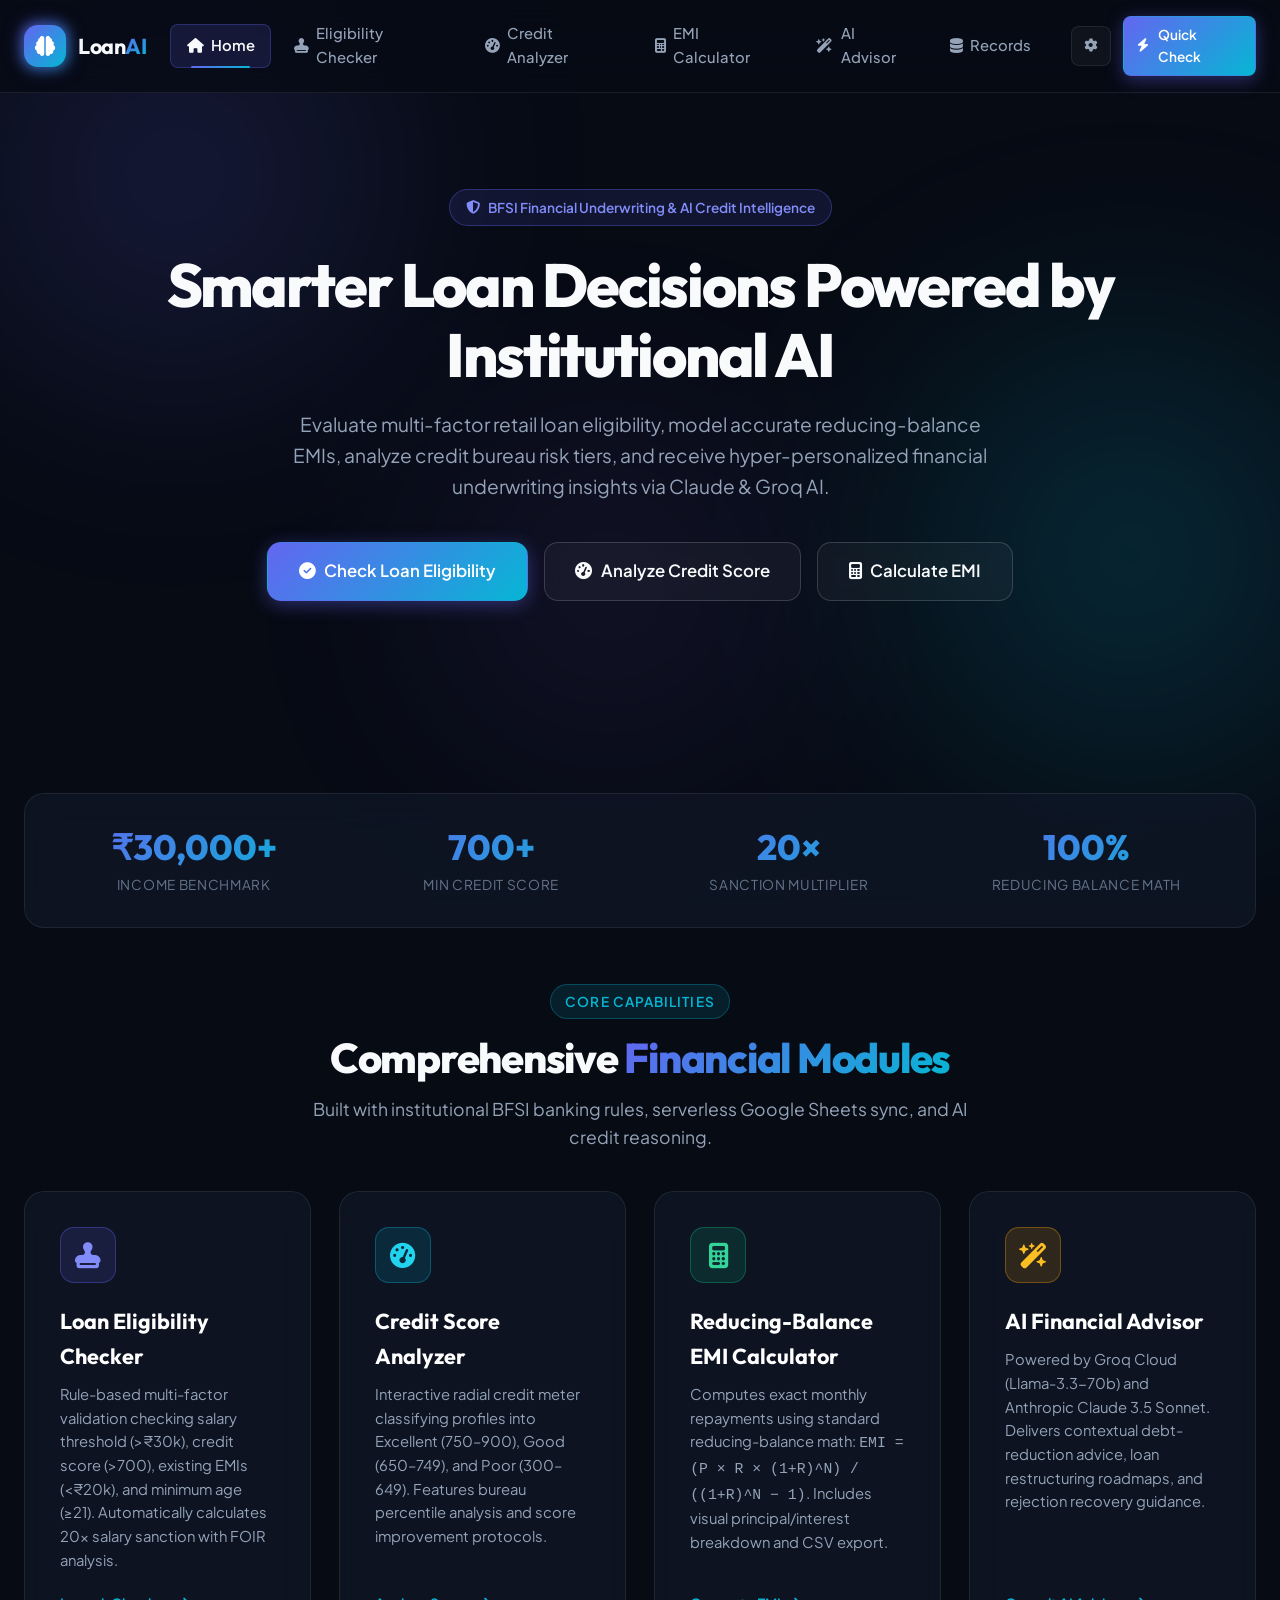
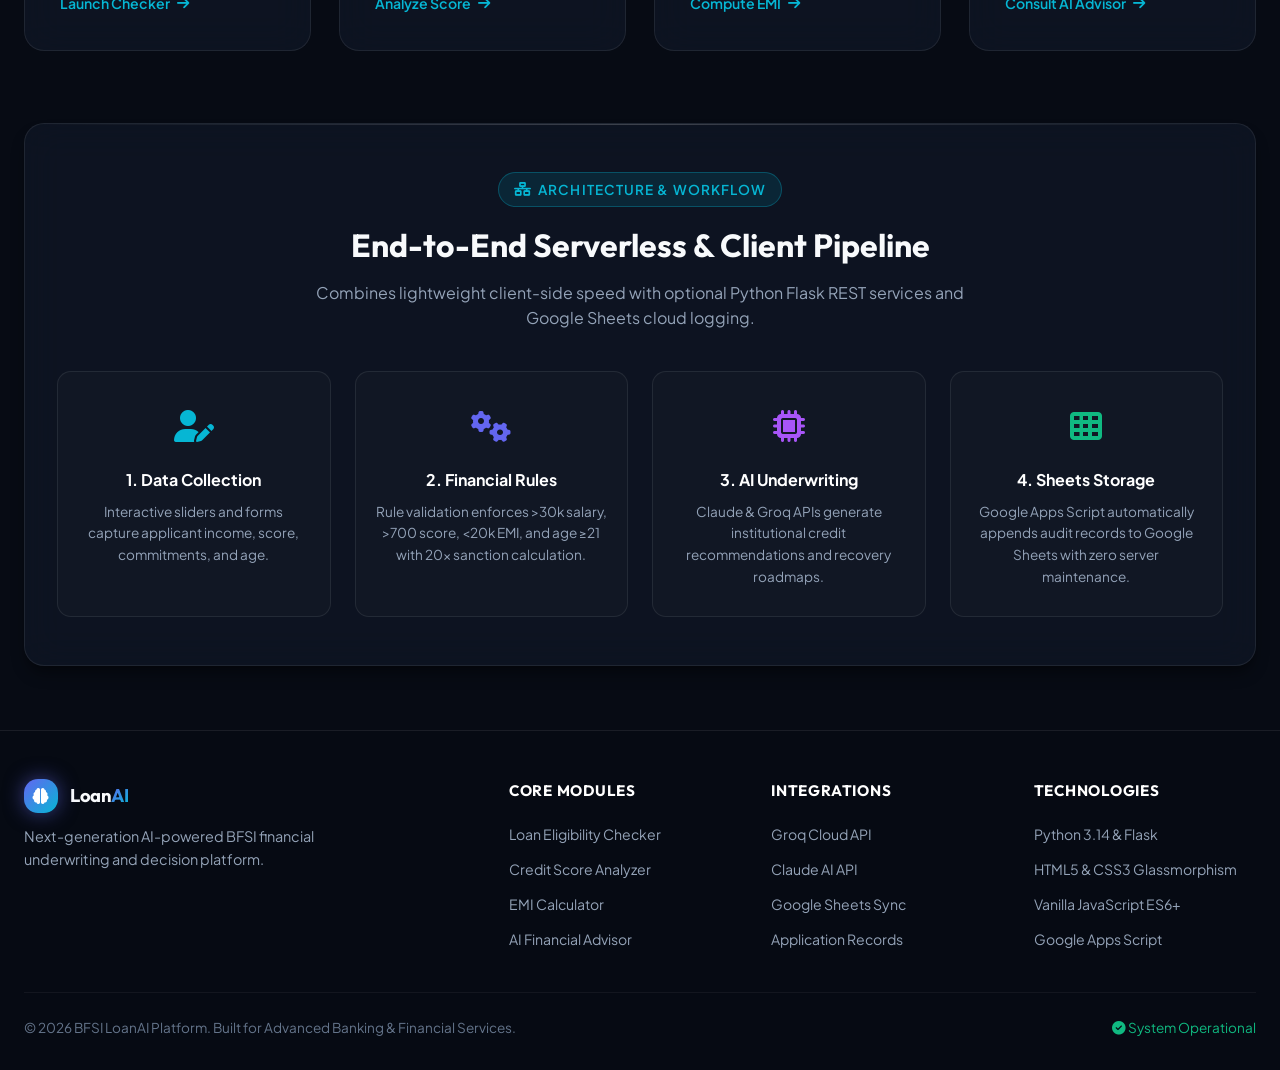
<file: index.html>
<!DOCTYPE html>
<html lang="en">
<head>
  <meta charset="UTF-8">
  <meta name="viewport" content="width=device-width, initial-scale=1.0">
  <title>BFSI LoanAI - Intelligent Loan Eligibility & Financial Decision Platform</title>
  <meta name="description" content="AI-powered BFSI financial platform for loan eligibility checking, reducing-balance EMI calculation, credit score risk analysis, and Claude & Groq AI guidance.">
  <link rel="stylesheet" href="static/css/style.css">
  <link rel="stylesheet" href="https://cdnjs.cloudflare.com/ajax/libs/font-awesome/6.5.1/css/all.min.css">
</head>
<body>

  <!-- Ambient Animated Lighting Layer -->
  <div class="bg-ambient-layer">
    <div class="ambient-orb ambient-orb-1"></div>
    <div class="ambient-orb ambient-orb-2"></div>
    <div class="ambient-orb ambient-orb-3"></div>
  </div>

  <div class="app-wrapper">

    <!-- Navigation Header -->
    <header class="navbar">
      <div class="nav-container">
        <a href="index.html" class="brand-logo">
          <div class="brand-icon-box">
            <i class="fa-solid fa-brain"></i>
          </div>
          <div class="brand-text">Loan<span>AI</span></div>
        </a>

        <ul class="nav-links">
          <li><a href="index.html" class="nav-link active"><i class="fa-solid fa-house"></i> Home</a></li>
          <li><a href="eligibility.html" class="nav-link"><i class="fa-solid fa-stamp"></i> Eligibility Checker</a></li>
          <li><a href="credit-analyzer.html" class="nav-link"><i class="fa-solid fa-gauge-high"></i> Credit Analyzer</a></li>
          <li><a href="emi-calculator.html" class="nav-link"><i class="fa-solid fa-calculator"></i> EMI Calculator</a></li>
          <li><a href="ai-advisor.html" class="nav-link"><i class="fa-solid fa-wand-magic-sparkles"></i> AI Advisor</a></li>
          <li><a href="history.html" class="nav-link"><i class="fa-solid fa-database"></i> Records</a></li>
        </ul>

        <div class="nav-actions">
          <button id="openSettingsBtn" class="btn-icon" title="Configure AI & Google Sheets API Settings">
            <i class="fa-solid fa-gear"></i>
          </button>
          <a href="eligibility.html" class="btn btn-primary btn-sm">
            <i class="fa-solid fa-bolt"></i> Quick Check
          </a>
          <button class="btn-icon mobile-menu-btn" title="Toggle Navigation Menu">
            <i class="fa-solid fa-bars"></i>
          </button>
        </div>
      </div>
    </header>

    <!-- Main Content -->
    <main class="main-content">

      <!-- Hero Section -->
      <section class="hero-section">
        <div class="hero-pill">
          <i class="fa-solid fa-shield-halved"></i>
          BFSI Financial Underwriting & AI Credit Intelligence
        </div>
        <h1 class="hero-title">
          Smarter Loan Decisions Powered by <span class="gradient-text">Institutional AI</span>
        </h1>
        <p class="hero-description">
          Evaluate multi-factor retail loan eligibility, model accurate reducing-balance EMIs, analyze credit bureau risk tiers, and receive hyper-personalized financial underwriting insights via Claude & Groq AI.
        </p>

        <div class="hero-cta-group">
          <a href="eligibility.html" class="btn btn-primary btn-lg">
            <i class="fa-solid fa-circle-check"></i> Check Loan Eligibility
          </a>
          <a href="credit-analyzer.html" class="btn btn-secondary btn-lg">
            <i class="fa-solid fa-gauge-high"></i> Analyze Credit Score
          </a>
          <a href="emi-calculator.html" class="btn btn-secondary btn-lg">
            <i class="fa-solid fa-calculator"></i> Calculate EMI
          </a>
        </div>
      </section>

      <!-- Institutional Metrics Ribbon -->
      <section class="stats-ribbon">
        <div class="stat-item">
          <div class="stat-number">₹30,000+</div>
          <div class="stat-label">Income Benchmark</div>
        </div>
        <div class="stat-item">
          <div class="stat-number">700+</div>
          <div class="stat-label">Min Credit Score</div>
        </div>
        <div class="stat-item">
          <div class="stat-number">20×</div>
          <div class="stat-label">Sanction Multiplier</div>
        </div>
        <div class="stat-item">
          <div class="stat-number">100%</div>
          <div class="stat-label">Reducing Balance Math</div>
        </div>
      </section>

      <!-- Feature Modules Grid -->
      <section style="margin-top: 3.5rem;">
        <div class="page-header">
          <div class="page-tag">Core Capabilities</div>
          <h2 class="page-title">Comprehensive <span class="gradient-text">Financial Modules</span></h2>
          <p class="page-subtitle">Built with institutional BFSI banking rules, serverless Google Sheets sync, and AI credit reasoning.</p>
        </div>

        <div class="features-grid">
          <!-- Card 1: Eligibility Checker -->
          <a href="eligibility.html" class="feature-card">
            <div class="feature-icon-wrapper feature-icon-1">
              <i class="fa-solid fa-stamp"></i>
            </div>
            <h3 class="feature-title">Loan Eligibility Checker</h3>
            <p class="feature-desc">
              Rule-based multi-factor validation checking salary threshold (>₹30k), credit score (>700), existing EMIs (<₹20k), and minimum age (≥21). Automatically calculates 20× salary sanction with FOIR analysis.
            </p>
            <div class="feature-arrow">
              Launch Checker <i class="fa-solid fa-arrow-right"></i>
            </div>
          </a>

          <!-- Card 2: Credit Analyzer -->
          <a href="credit-analyzer.html" class="feature-card">
            <div class="feature-icon-wrapper feature-icon-2">
              <i class="fa-solid fa-gauge-high"></i>
            </div>
            <h3 class="feature-title">Credit Score Analyzer</h3>
            <p class="feature-desc">
              Interactive radial credit meter classifying profiles into Excellent (750–900), Good (650–749), and Poor (300–649). Features bureau percentile analysis and score improvement protocols.
            </p>
            <div class="feature-arrow">
              Analyze Score <i class="fa-solid fa-arrow-right"></i>
            </div>
          </a>

          <!-- Card 3: EMI Calculator -->
          <a href="emi-calculator.html" class="feature-card">
            <div class="feature-icon-wrapper feature-icon-3">
              <i class="fa-solid fa-calculator"></i>
            </div>
            <h3 class="feature-title">Reducing-Balance EMI Calculator</h3>
            <p class="feature-desc">
              Computes exact monthly repayments using standard reducing-balance math: <code>EMI = (P × R × (1+R)^N) / ((1+R)^N − 1)</code>. Includes visual principal/interest breakdown and CSV export.
            </p>
            <div class="feature-arrow">
              Compute EMI <i class="fa-solid fa-arrow-right"></i>
            </div>
          </a>

          <!-- Card 4: AI Advisor -->
          <a href="ai-advisor.html" class="feature-card">
            <div class="feature-icon-wrapper feature-icon-4">
              <i class="fa-solid fa-wand-magic-sparkles"></i>
            </div>
            <h3 class="feature-title">AI Financial Advisor</h3>
            <p class="feature-desc">
              Powered by Groq Cloud (Llama-3.3-70b) and Anthropic Claude 3.5 Sonnet. Delivers contextual debt-reduction advice, loan restructuring roadmaps, and rejection recovery guidance.
            </p>
            <div class="feature-arrow">
              Consult AI Advisor <i class="fa-solid fa-arrow-right"></i>
            </div>
          </a>
        </div>
      </section>

      <!-- Architecture Showcase -->
      <section style="margin-top: 4.5rem;">
        <div class="glass-card" style="padding: 3rem 2rem;">
          <div style="text-align: center; margin-bottom: 2.5rem;">
            <div class="page-tag"><i class="fa-solid fa-network-wired"></i> Architecture & Workflow</div>
            <h3 style="font-family: var(--font-heading); font-size: 2rem; font-weight: 700;">
              End-to-End <span class="gradient-text">Serverless & Client Pipeline</span>
            </h3>
            <p style="color: var(--text-secondary); max-width: 650px; margin: 0.5rem auto 0;">
              Combines lightweight client-side speed with optional Python Flask REST services and Google Sheets cloud logging.
            </p>
          </div>

          <div style="display: grid; grid-template-columns: repeat(auto-fit, minmax(220px, 1fr)); gap: 1.5rem; text-align: center;">
            <div style="background: rgba(255, 255, 255, 0.02); border: 1px solid var(--border-subtle); border-radius: var(--radius-md); padding: 1.75rem 1.25rem;">
              <div style="font-size: 2rem; color: var(--secondary); margin-bottom: 1rem;"><i class="fa-solid fa-user-pen"></i></div>
              <h4 style="color: #fff; margin-bottom: 0.5rem;">1. Data Collection</h4>
              <p style="font-size: 0.85rem; color: var(--text-secondary);">Interactive sliders and forms capture applicant income, score, commitments, and age.</p>
            </div>

            <div style="background: rgba(255, 255, 255, 0.02); border: 1px solid var(--border-subtle); border-radius: var(--radius-md); padding: 1.75rem 1.25rem;">
              <div style="font-size: 2rem; color: var(--primary); margin-bottom: 1rem;"><i class="fa-solid fa-gears"></i></div>
              <h4 style="color: #fff; margin-bottom: 0.5rem;">2. Financial Rules</h4>
              <p style="font-size: 0.85rem; color: var(--text-secondary);">Rule validation enforces >30k salary, >700 score, <20k EMI, and age ≥21 with 20× sanction calculation.</p>
            </div>

            <div style="background: rgba(255, 255, 255, 0.02); border: 1px solid var(--border-subtle); border-radius: var(--radius-md); padding: 1.75rem 1.25rem;">
              <div style="font-size: 2rem; color: #a855f7; margin-bottom: 1rem;"><i class="fa-solid fa-microchip"></i></div>
              <h4 style="color: #fff; margin-bottom: 0.5rem;">3. AI Underwriting</h4>
              <p style="font-size: 0.85rem; color: var(--text-secondary);">Claude & Groq APIs generate institutional credit recommendations and recovery roadmaps.</p>
            </div>

            <div style="background: rgba(255, 255, 255, 0.02); border: 1px solid var(--border-subtle); border-radius: var(--radius-md); padding: 1.75rem 1.25rem;">
              <div style="font-size: 2rem; color: var(--success); margin-bottom: 1rem;"><i class="fa-solid fa-table-cells"></i></div>
              <h4 style="color: #fff; margin-bottom: 0.5rem;">4. Sheets Storage</h4>
              <p style="font-size: 0.85rem; color: var(--text-secondary);">Google Apps Script automatically appends audit records to Google Sheets with zero server maintenance.</p>
            </div>
          </div>
        </div>
      </section>

    </main>

    <!-- Footer -->
    <footer class="footer">
      <div class="footer-container">
        <div>
          <div class="brand-logo" style="margin-bottom: 0.75rem;">
            <div class="brand-icon-box" style="width: 34px; height: 34px; font-size: 1rem;">
              <i class="fa-solid fa-brain"></i>
            </div>
            <div class="brand-text" style="font-size: 1.15rem;">Loan<span>AI</span></div>
          </div>
          <p class="footer-desc">
            Next-generation AI-powered BFSI financial underwriting and decision platform.
          </p>
        </div>

        <div class="footer-col">
          <h4>Core Modules</h4>
          <ul class="footer-links">
            <li><a href="eligibility.html" class="footer-link">Loan Eligibility Checker</a></li>
            <li><a href="credit-analyzer.html" class="footer-link">Credit Score Analyzer</a></li>
            <li><a href="emi-calculator.html" class="footer-link">EMI Calculator</a></li>
            <li><a href="ai-advisor.html" class="footer-link">AI Financial Advisor</a></li>
          </ul>
        </div>

        <div class="footer-col">
          <h4>Integrations</h4>
          <ul class="footer-links">
            <li><a href="https://console.groq.com" target="_blank" class="footer-link">Groq Cloud API</a></li>
            <li><a href="https://anthropic.com" target="_blank" class="footer-link">Claude AI API</a></li>
            <li><a href="https://sheets.new" target="_blank" class="footer-link">Google Sheets Sync</a></li>
            <li><a href="history.html" class="footer-link">Application Records</a></li>
          </ul>
        </div>

        <div class="footer-col">
          <h4>Technologies</h4>
          <ul class="footer-links">
            <li><span class="footer-link">Python 3.14 & Flask</span></li>
            <li><span class="footer-link">HTML5 & CSS3 Glassmorphism</span></li>
            <li><span class="footer-link">Vanilla JavaScript ES6+</span></li>
            <li><span class="footer-link">Google Apps Script</span></li>
          </ul>
        </div>
      </div>

      <div class="footer-bottom">
        <div>© 2026 BFSI LoanAI Platform. Built for Advanced Banking & Financial Services.</div>
        <div style="display: flex; gap: 1rem;">
          <span style="color: var(--success);"><i class="fa-solid fa-circle-check"></i> System Operational</span>
        </div>
      </div>
    </footer>

  </div>

  <!-- Settings Modal -->
  <div id="settingsModal" class="modal-backdrop">
    <div class="modal-container">
      <div class="modal-header">
        <div class="modal-title">
          <i class="fa-solid fa-sliders" style="color: var(--primary); margin-right: 0.5rem;"></i>
          System API & Cloud Configuration
        </div>
        <button id="closeSettingsBtn" class="modal-close-btn">&times;</button>
      </div>

      <div class="form-group">
        <label class="form-label" for="settingGroqKey">
          <span>Groq API Key (Llama-3.3-70b)</span>
          <a href="https://console.groq.com/keys" target="_blank" style="color: var(--secondary); font-size: 0.75rem; text-decoration: none;">Get Free Key</a>
        </label>
        <div class="input-wrapper">
          <i class="fa-solid fa-key input-icon"></i>
          <input type="password" id="settingGroqKey" class="form-control" placeholder="gsk_xxxxxxxxxxxxxxxxxxxx">
        </div>
        <div class="form-hint">Enables ultra-fast LLM responses for financial underwriting.</div>
      </div>

      <div class="form-group">
        <label class="form-label" for="settingClaudeKey">
          <span>Claude API Key (Anthropic)</span>
          <a href="https://console.anthropic.com/" target="_blank" style="color: var(--secondary); font-size: 0.75rem; text-decoration: none;">Get Key</a>
        </label>
        <div class="input-wrapper">
          <i class="fa-solid fa-robot input-icon"></i>
          <input type="password" id="settingClaudeKey" class="form-control" placeholder="sk-ant-api03-xxxxxxxxxxxx">
        </div>
        <div class="form-hint">Used for deep financial reasoning and recovery plans.</div>
      </div>

      <div class="form-group">
        <label class="form-label" for="settingSheetsUrl">
          <span>Google Apps Script Web App URL</span>
        </label>
        <div class="input-wrapper">
          <i class="fa-solid fa-table input-icon"></i>
          <input type="url" id="settingSheetsUrl" class="form-control" placeholder="https://script.google.com/macros/s/.../exec">
        </div>
        <div class="form-hint">Automatically saves every loan evaluation to your Google Sheet.</div>
      </div>

      <div style="display: flex; justify-content: flex-end; gap: 0.75rem; margin-top: 1.5rem;">
        <button id="saveSettingsBtn" class="btn btn-primary btn-block">
          <i class="fa-solid fa-floppy-disk"></i> Save Configuration
        </button>
      </div>
    </div>
  </div>

  <script src="static/js/script.js"></script>
</body>
</html>
</file>
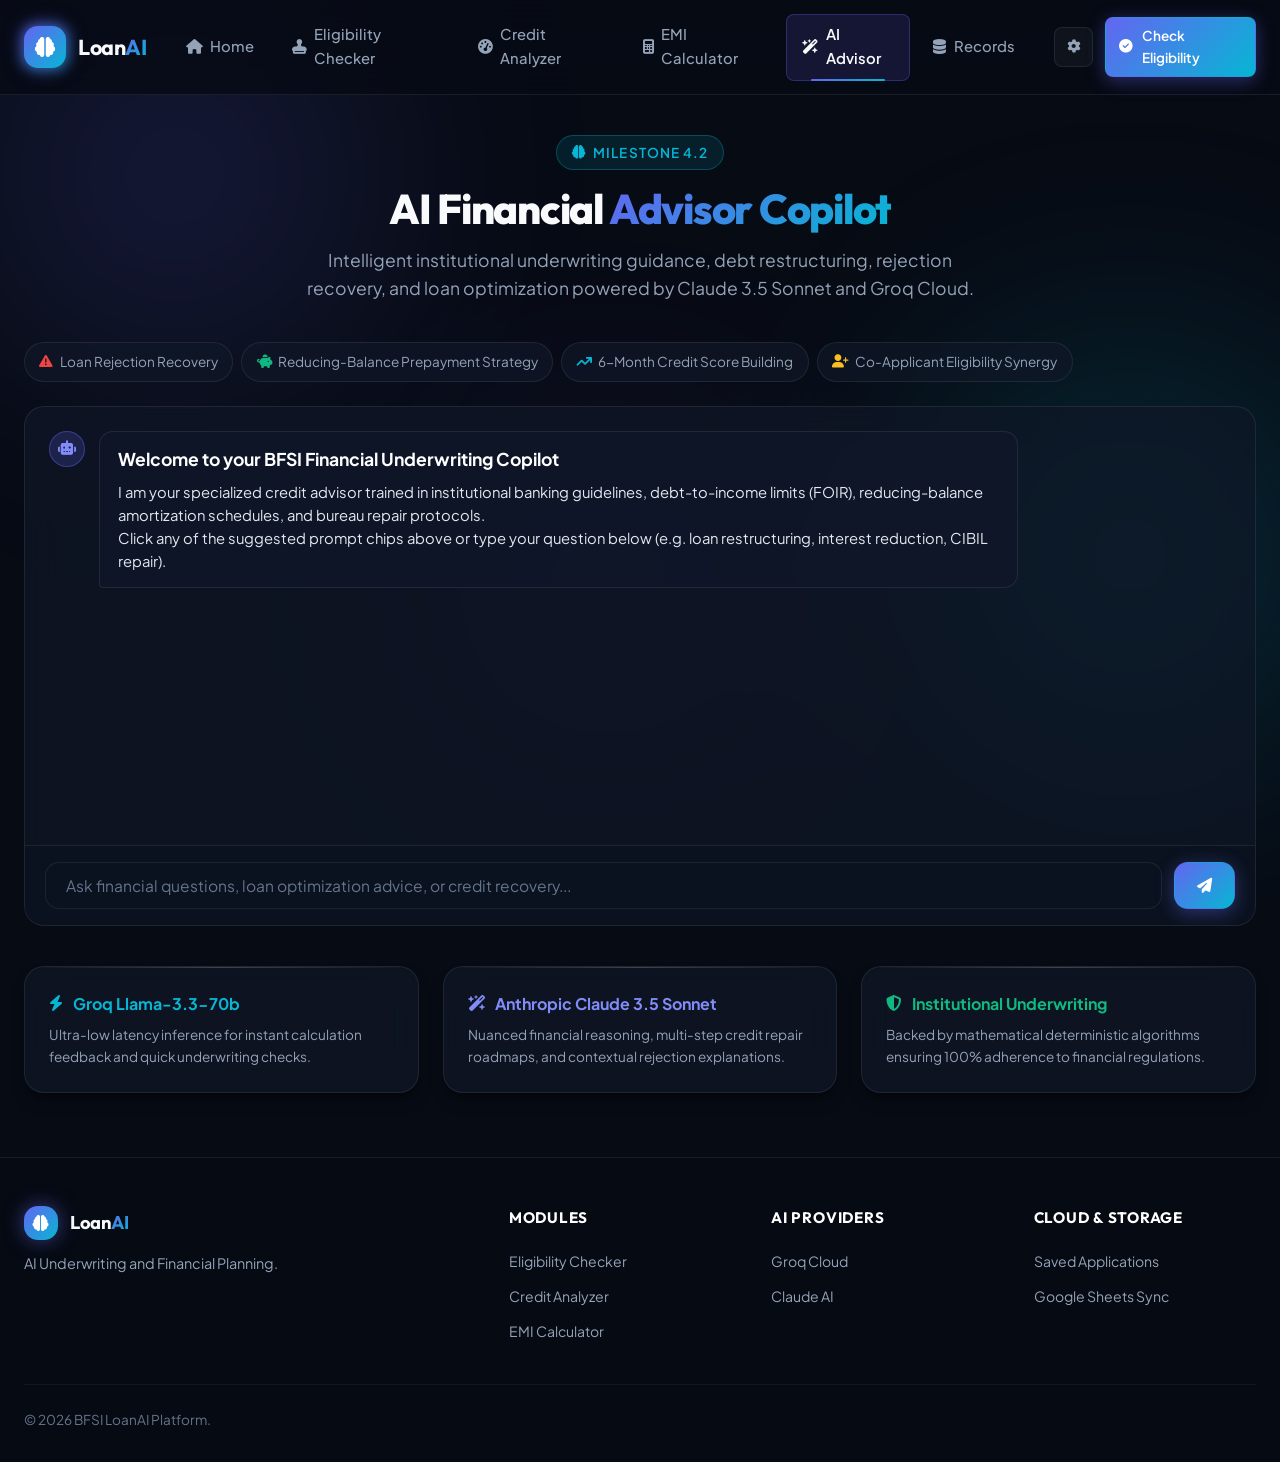
<file: ai-advisor.html>
<!DOCTYPE html>
<html lang="en">
<head>
  <meta charset="UTF-8">
  <meta name="viewport" content="width=device-width, initial-scale=1.0">
  <title>AI Financial Advisor - BFSI LoanAI</title>
  <meta name="description" content="AI-powered BFSI financial advisor integrated with Claude AI and Groq Llama-3.3-70b for personalized credit improvement, debt restructuring, and loan optimization.">
  <link rel="stylesheet" href="static/css/style.css">
  <link rel="stylesheet" href="https://cdnjs.cloudflare.com/ajax/libs/font-awesome/6.5.1/css/all.min.css">
</head>
<body>

  <div class="bg-ambient-layer">
    <div class="ambient-orb ambient-orb-1"></div>
    <div class="ambient-orb ambient-orb-2"></div>
    <div class="ambient-orb ambient-orb-3"></div>
  </div>

  <div class="app-wrapper">

    <!-- Header Navigation -->
    <header class="navbar">
      <div class="nav-container">
        <a href="index.html" class="brand-logo">
          <div class="brand-icon-box">
            <i class="fa-solid fa-brain"></i>
          </div>
          <div class="brand-text">Loan<span>AI</span></div>
        </a>

        <ul class="nav-links">
          <li><a href="index.html" class="nav-link"><i class="fa-solid fa-house"></i> Home</a></li>
          <li><a href="eligibility.html" class="nav-link"><i class="fa-solid fa-stamp"></i> Eligibility Checker</a></li>
          <li><a href="credit-analyzer.html" class="nav-link"><i class="fa-solid fa-gauge-high"></i> Credit Analyzer</a></li>
          <li><a href="emi-calculator.html" class="nav-link"><i class="fa-solid fa-calculator"></i> EMI Calculator</a></li>
          <li><a href="ai-advisor.html" class="nav-link active"><i class="fa-solid fa-wand-magic-sparkles"></i> AI Advisor</a></li>
          <li><a href="history.html" class="nav-link"><i class="fa-solid fa-database"></i> Records</a></li>
        </ul>

        <div class="nav-actions">
          <button id="openSettingsBtn" class="btn-icon" title="Configure AI & Google Sheets API Settings">
            <i class="fa-solid fa-gear"></i>
          </button>
          <a href="eligibility.html" class="btn btn-primary btn-sm">
            <i class="fa-solid fa-circle-check"></i> Check Eligibility
          </a>
          <button class="btn-icon mobile-menu-btn" title="Toggle Navigation Menu">
            <i class="fa-solid fa-bars"></i>
          </button>
        </div>
      </div>
    </header>

    <!-- Main Content -->
    <main class="main-content">

      <div class="page-header">
        <div class="page-tag">
          <i class="fa-solid fa-brain"></i> Milestone 4.2
        </div>
        <h1 class="page-title">
          AI Financial <span class="gradient-text">Advisor Copilot</span>
        </h1>
        <p class="page-subtitle">
          Intelligent institutional underwriting guidance, debt restructuring, rejection recovery, and loan optimization powered by Claude 3.5 Sonnet and Groq Cloud.
        </p>
      </div>

      <!-- Quick Scenario Prompts -->
      <div class="suggested-prompts">
        <div class="prompt-chip" data-prompt="How do I recover after a loan rejection due to high existing EMI obligations?">
          <i class="fa-solid fa-triangle-exclamation" style="color: var(--danger);"></i> Loan Rejection Recovery
        </div>
        <div class="prompt-chip" data-prompt="What is the 1-extra-EMI prepayment strategy and how much interest does it save?">
          <i class="fa-solid fa-piggy-bank" style="color: var(--success);"></i> Reducing-Balance Prepayment Strategy
        </div>
        <div class="prompt-chip" data-prompt="What are the concrete steps to boost my credit score from 670 to 760 in 6 months?">
          <i class="fa-solid fa-arrow-trend-up" style="color: var(--secondary);"></i> 6-Month Credit Score Building
        </div>
        <div class="prompt-chip" data-prompt="How does adding a co-applicant affect my FOIR and loan eligibility amount?">
          <i class="fa-solid fa-user-plus" style="color: #fbbf24;"></i> Co-Applicant Eligibility Synergy
        </div>
      </div>

      <!-- Chat Container -->
      <div class="chat-container">
        <!-- Messages Area -->
        <div id="chatMessages" class="chat-messages">
          <!-- Initial AI Welcome Message -->
          <div class="message-bubble message-ai">
            <div class="message-avatar">
              <i class="fa-solid fa-robot"></i>
            </div>
            <div class="message-content">
              <h3 style="margin-top: 0; font-size: 1.1rem; color: #fff;">
                Welcome to your BFSI Financial Underwriting Copilot
              </h3>
              <p>
                I am your specialized credit advisor trained in institutional banking guidelines, debt-to-income limits (FOIR), reducing-balance amortization schedules, and bureau repair protocols.
              </p>
              <p>
                Click any of the suggested prompt chips above or type your question below (e.g. loan restructuring, interest reduction, CIBIL repair).
              </p>
            </div>
          </div>
        </div>

        <!-- Chat Input Bar -->
        <div class="chat-input-bar">
          <input type="text" id="chatInput" class="form-control" placeholder="Ask financial questions, loan optimization advice, or credit recovery..." style="padding-left: 1.25rem;">
          <button id="chatSendBtn" class="btn btn-primary" style="padding: 0.8rem 1.4rem;">
            <i class="fa-solid fa-paper-plane"></i>
          </button>
        </div>
      </div>

      <!-- Informational Feature Cards -->
      <div style="display: grid; grid-template-columns: repeat(auto-fit, minmax(280px, 1fr)); gap: 1.5rem; margin-top: 2.5rem;">
        <div class="glass-card" style="padding: 1.5rem;">
          <div style="display: flex; align-items: center; gap: 0.6rem; color: var(--secondary); margin-bottom: 0.5rem; font-weight: 700;">
            <i class="fa-solid fa-bolt"></i> Groq Llama-3.3-70b
          </div>
          <p style="font-size: 0.85rem; color: var(--text-secondary); margin: 0;">
            Ultra-low latency inference for instant calculation feedback and quick underwriting checks.
          </p>
        </div>

        <div class="glass-card" style="padding: 1.5rem;">
          <div style="display: flex; align-items: center; gap: 0.6rem; color: #818cf8; margin-bottom: 0.5rem; font-weight: 700;">
            <i class="fa-solid fa-wand-magic-sparkles"></i> Anthropic Claude 3.5 Sonnet
          </div>
          <p style="font-size: 0.85rem; color: var(--text-secondary); margin: 0;">
            Nuanced financial reasoning, multi-step credit repair roadmaps, and contextual rejection explanations.
          </p>
        </div>

        <div class="glass-card" style="padding: 1.5rem;">
          <div style="display: flex; align-items: center; gap: 0.6rem; color: var(--success); margin-bottom: 0.5rem; font-weight: 700;">
            <i class="fa-solid fa-shield-halved"></i> Institutional Underwriting
          </div>
          <p style="font-size: 0.85rem; color: var(--text-secondary); margin: 0;">
            Backed by mathematical deterministic algorithms ensuring 100% adherence to financial regulations.
          </p>
        </div>
      </div>

    </main>

    <!-- Footer -->
    <footer class="footer">
      <div class="footer-container">
        <div>
          <div class="brand-logo" style="margin-bottom: 0.75rem;">
            <div class="brand-icon-box" style="width: 34px; height: 34px; font-size: 1rem;">
              <i class="fa-solid fa-brain"></i>
            </div>
            <div class="brand-text" style="font-size: 1.15rem;">Loan<span>AI</span></div>
          </div>
          <p class="footer-desc">AI Underwriting and Financial Planning.</p>
        </div>
        <div class="footer-col">
          <h4>Modules</h4>
          <ul class="footer-links">
            <li><a href="eligibility.html" class="footer-link">Eligibility Checker</a></li>
            <li><a href="credit-analyzer.html" class="footer-link">Credit Analyzer</a></li>
            <li><a href="emi-calculator.html" class="footer-link">EMI Calculator</a></li>
          </ul>
        </div>
        <div class="footer-col">
          <h4>AI Providers</h4>
          <ul class="footer-links">
            <li><a href="https://console.groq.com" target="_blank" class="footer-link">Groq Cloud</a></li>
            <li><a href="https://anthropic.com" target="_blank" class="footer-link">Claude AI</a></li>
          </ul>
        </div>
        <div class="footer-col">
          <h4>Cloud & Storage</h4>
          <ul class="footer-links">
            <li><a href="history.html" class="footer-link">Saved Applications</a></li>
            <li><a href="https://sheets.new" target="_blank" class="footer-link">Google Sheets Sync</a></li>
          </ul>
        </div>
      </div>
      <div class="footer-bottom">
        <div>© 2026 BFSI LoanAI Platform.</div>
      </div>
    </footer>

  </div>

  <!-- Settings Modal -->
  <div id="settingsModal" class="modal-backdrop">
    <div class="modal-container">
      <div class="modal-header">
        <div class="modal-title">
          <i class="fa-solid fa-sliders" style="color: var(--primary); margin-right: 0.5rem;"></i>
          System API & Cloud Configuration
        </div>
        <button id="closeSettingsBtn" class="modal-close-btn">&times;</button>
      </div>

      <div class="form-group">
        <label class="form-label" for="settingGroqKey">
          <span>Groq API Key (Llama-3.3-70b)</span>
        </label>
        <div class="input-wrapper">
          <i class="fa-solid fa-key input-icon"></i>
          <input type="password" id="settingGroqKey" class="form-control" placeholder="gsk_xxxxxxxxxxxxxxxxxxxx">
        </div>
      </div>

      <div class="form-group">
        <label class="form-label" for="settingClaudeKey">
          <span>Claude API Key (Anthropic)</span>
        </label>
        <div class="input-wrapper">
          <i class="fa-solid fa-robot input-icon"></i>
          <input type="password" id="settingClaudeKey" class="form-control" placeholder="sk-ant-api03-xxxxxxxxxxxx">
        </div>
      </div>

      <div class="form-group">
        <label class="form-label" for="settingSheetsUrl">
          <span>Google Apps Script Web App URL</span>
        </label>
        <div class="input-wrapper">
          <i class="fa-solid fa-table input-icon"></i>
          <input type="url" id="settingSheetsUrl" class="form-control" placeholder="https://script.google.com/macros/s/.../exec">
        </div>
      </div>

      <button id="saveSettingsBtn" class="btn btn-primary btn-block" style="margin-top: 1.5rem;">
        <i class="fa-solid fa-floppy-disk"></i> Save Configuration
      </button>
    </div>
  </div>

  <script src="static/js/script.js"></script>
</body>
</html>
</file>
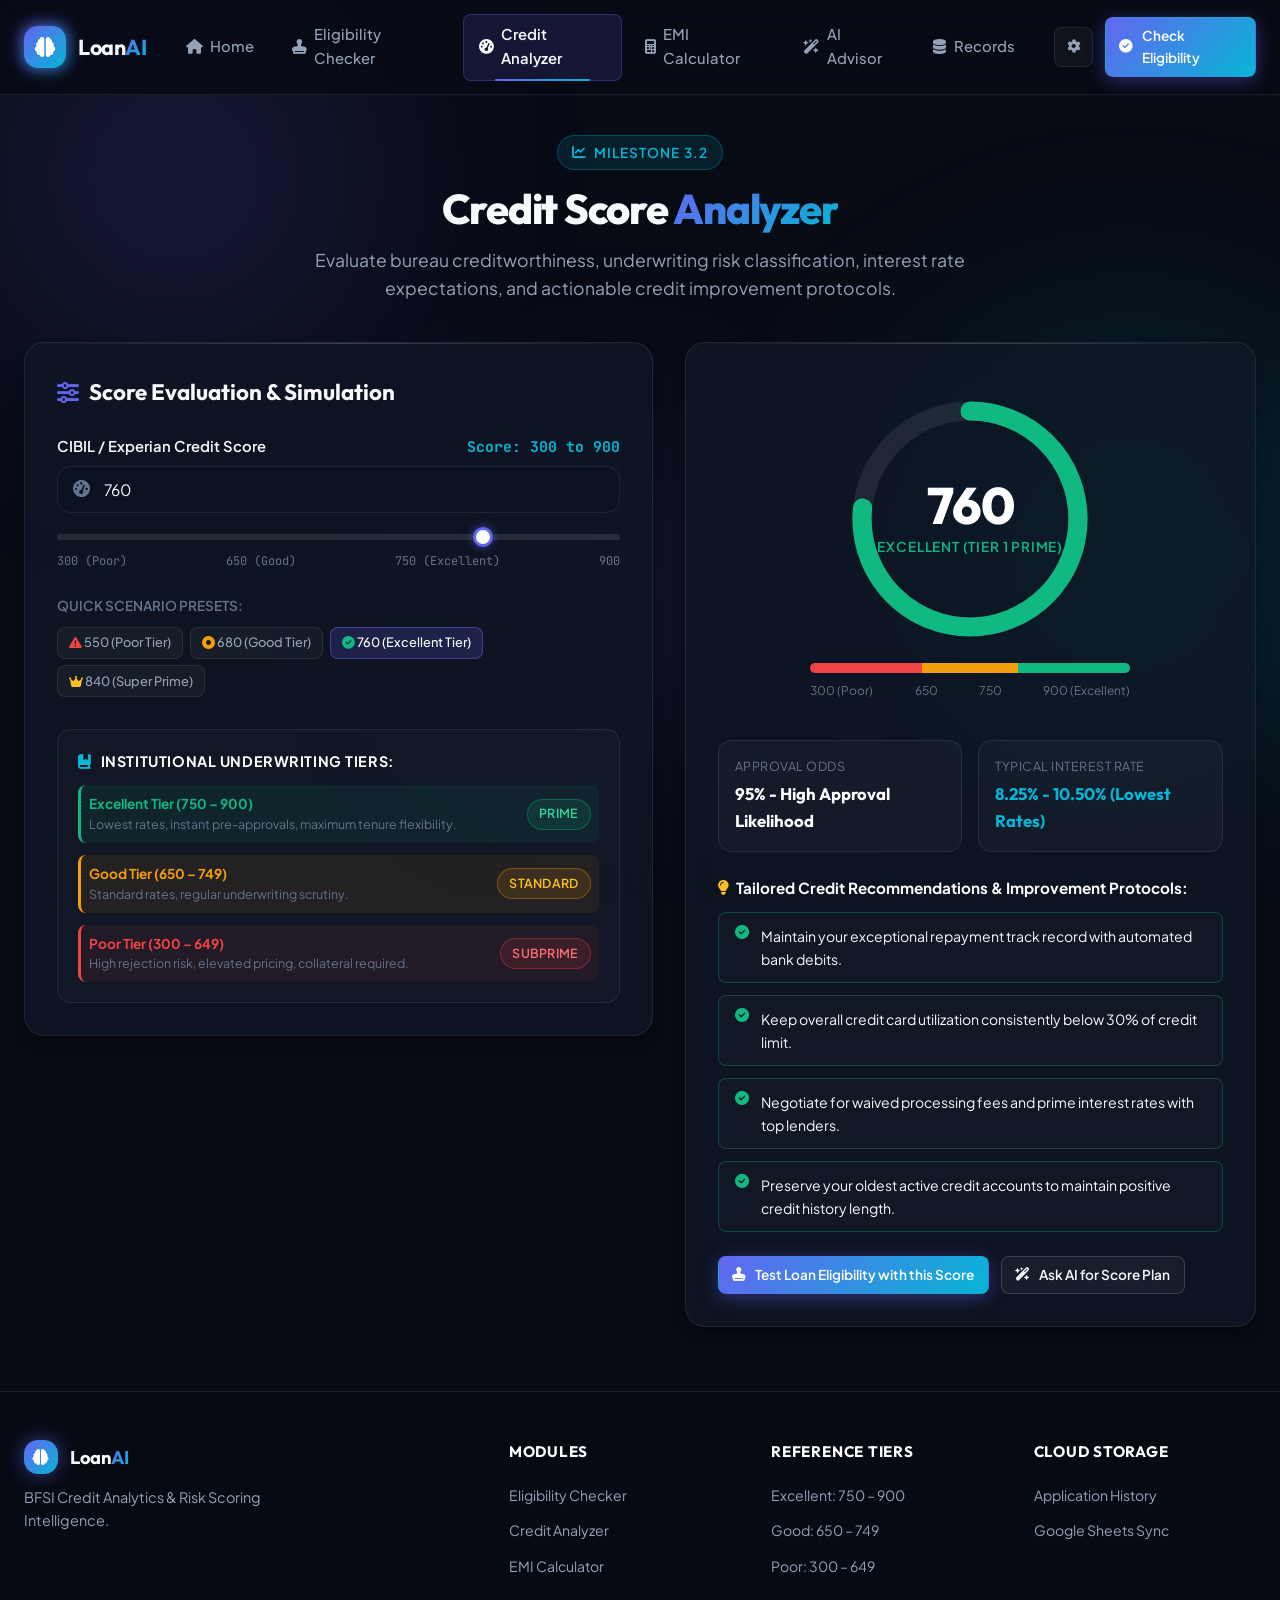
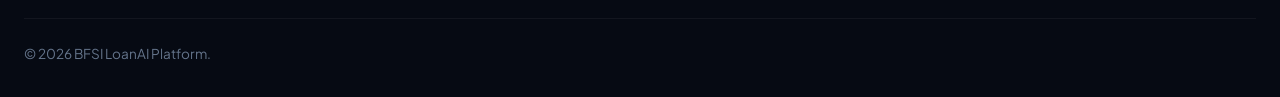
<file: credit-analyzer.html>
<!DOCTYPE html>
<html lang="en">
<head>
  <meta charset="UTF-8">
  <meta name="viewport" content="width=device-width, initial-scale=1.0">
  <title>Credit Score Analyzer - BFSI LoanAI</title>
  <meta name="description" content="Interactive credit score risk classification and underwriting tier analysis for Excellent (750-900), Good (650-749), and Poor (300-649) credit profiles.">
  <link rel="stylesheet" href="static/css/style.css">
  <link rel="stylesheet" href="https://cdnjs.cloudflare.com/ajax/libs/font-awesome/6.5.1/css/all.min.css">
</head>
<body>

  <div class="bg-ambient-layer">
    <div class="ambient-orb ambient-orb-1"></div>
    <div class="ambient-orb ambient-orb-2"></div>
    <div class="ambient-orb ambient-orb-3"></div>
  </div>

  <div class="app-wrapper">

    <!-- Header Navigation -->
    <header class="navbar">
      <div class="nav-container">
        <a href="index.html" class="brand-logo">
          <div class="brand-icon-box">
            <i class="fa-solid fa-brain"></i>
          </div>
          <div class="brand-text">Loan<span>AI</span></div>
        </a>

        <ul class="nav-links">
          <li><a href="index.html" class="nav-link"><i class="fa-solid fa-house"></i> Home</a></li>
          <li><a href="eligibility.html" class="nav-link"><i class="fa-solid fa-stamp"></i> Eligibility Checker</a></li>
          <li><a href="credit-analyzer.html" class="nav-link active"><i class="fa-solid fa-gauge-high"></i> Credit Analyzer</a></li>
          <li><a href="emi-calculator.html" class="nav-link"><i class="fa-solid fa-calculator"></i> EMI Calculator</a></li>
          <li><a href="ai-advisor.html" class="nav-link"><i class="fa-solid fa-wand-magic-sparkles"></i> AI Advisor</a></li>
          <li><a href="history.html" class="nav-link"><i class="fa-solid fa-database"></i> Records</a></li>
        </ul>

        <div class="nav-actions">
          <button id="openSettingsBtn" class="btn-icon" title="Configure AI & Google Sheets API Settings">
            <i class="fa-solid fa-gear"></i>
          </button>
          <a href="eligibility.html" class="btn btn-primary btn-sm">
            <i class="fa-solid fa-circle-check"></i> Check Eligibility
          </a>
          <button class="btn-icon mobile-menu-btn" title="Toggle Navigation Menu">
            <i class="fa-solid fa-bars"></i>
          </button>
        </div>
      </div>
    </header>

    <!-- Main Content -->
    <main class="main-content">

      <div class="page-header">
        <div class="page-tag">
          <i class="fa-solid fa-chart-line"></i> Milestone 3.2
        </div>
        <h1 class="page-title">
          Credit Score <span class="gradient-text">Analyzer</span>
        </h1>
        <p class="page-subtitle">
          Evaluate bureau creditworthiness, underwriting risk classification, interest rate expectations, and actionable credit improvement protocols.
        </p>
      </div>

      <div class="app-grid">

        <!-- Left Column: Score Simulator & Input -->
        <div class="glass-card">
          <h2 style="font-family: var(--font-heading); font-size: 1.4rem; font-weight: 700; margin-bottom: 1.5rem; display: flex; align-items: center; gap: 0.6rem;">
            <i class="fa-solid fa-sliders" style="color: var(--primary);"></i>
            Score Evaluation & Simulation
          </h2>

          <div class="form-group">
            <div class="form-label">
              <span>CIBIL / Experian Credit Score</span>
              <span class="form-label-val" id="scoreValueIndicator">Score: 300 to 900</span>
            </div>
            <div class="input-wrapper">
              <i class="fa-solid fa-gauge-high input-icon"></i>
              <input type="number" id="analyzerScoreInput" class="form-control" min="300" max="900" value="760">
            </div>
            <div class="range-container">
              <input type="range" id="analyzerScoreSlider" class="range-slider" min="300" max="900" step="5" value="760">
              <div class="range-slider-bounds">
                <span>300 (Poor)</span>
                <span>650 (Good)</span>
                <span>750 (Excellent)</span>
                <span>900</span>
              </div>
            </div>
          </div>

          <div style="margin-top: 1.5rem;">
            <div style="font-size: 0.85rem; color: var(--text-muted); font-weight: 600; text-transform: uppercase; margin-bottom: 0.6rem;">
              Quick Scenario Presets:
            </div>
            <div class="preset-chips">
              <span class="chip score-preset-chip" data-score="550">
                <i class="fa-solid fa-triangle-exclamation" style="color: var(--danger);"></i> 550 (Poor Tier)
              </span>
              <span class="chip score-preset-chip" data-score="680">
                <i class="fa-solid fa-circle-dot" style="color: var(--warning);"></i> 680 (Good Tier)
              </span>
              <span class="chip score-preset-chip active" data-score="760">
                <i class="fa-solid fa-circle-check" style="color: var(--success);"></i> 760 (Excellent Tier)
              </span>
              <span class="chip score-preset-chip" data-score="840">
                <i class="fa-solid fa-crown" style="color: #fbbf24;"></i> 840 (Super Prime)
              </span>
            </div>
          </div>

          <!-- Institutional Tier Reference -->
          <div style="margin-top: 2rem; background: rgba(255, 255, 255, 0.02); border: 1px solid var(--border-subtle); border-radius: var(--radius-md); padding: 1.25rem;">
            <h4 style="font-size: 0.9rem; color: #fff; margin-bottom: 0.75rem; text-transform: uppercase; letter-spacing: 0.04em;">
              <i class="fa-solid fa-book-bookmark" style="color: var(--secondary); margin-right: 0.35rem;"></i>
              Institutional Underwriting Tiers:
            </h4>

            <div style="display: flex; flex-direction: column; gap: 0.75rem; font-size: 0.85rem;">
              <div style="display: flex; justify-content: space-between; align-items: center; padding: 0.5rem; border-radius: var(--radius-sm); background: rgba(16, 185, 129, 0.08); border-left: 3px solid var(--success);">
                <div>
                  <strong style="color: var(--success);">Excellent Tier (750 – 900)</strong>
                  <div style="color: var(--text-muted); font-size: 0.78rem;">Lowest rates, instant pre-approvals, maximum tenure flexibility.</div>
                </div>
                <span class="badge badge-success">Prime</span>
              </div>

              <div style="display: flex; justify-content: space-between; align-items: center; padding: 0.5rem; border-radius: var(--radius-sm); background: rgba(245, 158, 11, 0.08); border-left: 3px solid var(--warning);">
                <div>
                  <strong style="color: var(--warning);">Good Tier (650 – 749)</strong>
                  <div style="color: var(--text-muted); font-size: 0.78rem;">Standard rates, regular underwriting scrutiny.</div>
                </div>
                <span class="badge badge-warning">Standard</span>
              </div>

              <div style="display: flex; justify-content: space-between; align-items: center; padding: 0.5rem; border-radius: var(--radius-sm); background: rgba(239, 68, 68, 0.08); border-left: 3px solid var(--danger);">
                <div>
                  <strong style="color: var(--danger);">Poor Tier (300 – 649)</strong>
                  <div style="color: var(--text-muted); font-size: 0.78rem;">High rejection risk, elevated pricing, collateral required.</div>
                </div>
                <span class="badge badge-danger">Subprime</span>
              </div>
            </div>
          </div>
        </div>

        <!-- Right Column: Visual Gauge & Analysis -->
        <div class="glass-card">
          <div class="credit-gauge-container">
            <div class="radial-gauge">
              <svg viewBox="0 0 200 200">
                <circle class="gauge-bg" cx="100" cy="100" r="90"></circle>
                <circle id="gaugeFillCircle" class="gauge-fill" cx="100" cy="100" r="90"></circle>
              </svg>
              <div class="gauge-center-content">
                <div id="gaugeScoreValue" class="gauge-score-value">760</div>
                <div id="gaugeScoreTier" class="gauge-score-tier tier-excellent">Excellent (Tier 1 Prime)</div>
              </div>
            </div>

            <!-- Tier Bar Indicator -->
            <div style="width: 100%; max-width: 320px;">
              <div class="credit-tier-bar">
                <div class="tier-segment poor" title="Poor: 300-649"></div>
                <div class="tier-segment good" title="Good: 650-749"></div>
                <div class="tier-segment excellent" title="Excellent: 750-900"></div>
              </div>
              <div class="tier-labels">
                <span>300 (Poor)</span>
                <span>650</span>
                <span>750</span>
                <span>900 (Excellent)</span>
              </div>
            </div>
          </div>

          <!-- Analysis Stats Grid -->
          <div class="stats-mini-grid" style="margin-top: 1rem;">
            <div class="stat-mini-card">
              <div class="stat-mini-label">Approval Odds</div>
              <div id="creditApprovalOdds" class="stat-mini-val" style="font-size: 1.05rem; color: #fff;">
                95% - High Likelihood
              </div>
            </div>
            <div class="stat-mini-card">
              <div class="stat-mini-label">Typical Interest Rate</div>
              <div id="creditInterestRange" class="stat-mini-val" style="font-size: 1.05rem; color: var(--secondary);">
                8.25% - 10.50%
              </div>
            </div>
          </div>

          <!-- Recommendations Box -->
          <div style="margin-top: 1.25rem;">
            <h4 style="font-size: 0.95rem; margin-bottom: 0.75rem; color: #fff; display: flex; align-items: center; gap: 0.45rem;">
              <i class="fa-solid fa-lightbulb" style="color: #fbbf24;"></i>
              Tailored Credit Recommendations & Improvement Protocols:
            </h4>
            <ul id="creditRecommendationsList" class="rule-checklist" style="margin-bottom: 1.5rem;">
              <!-- Populated dynamically by script.js -->
            </ul>

            <div style="display: flex; gap: 0.75rem; flex-wrap: wrap;">
              <a href="eligibility.html" class="btn btn-primary btn-sm">
                <i class="fa-solid fa-stamp"></i> Test Loan Eligibility with this Score
              </a>
              <a href="ai-advisor.html" class="btn btn-secondary btn-sm">
                <i class="fa-solid fa-wand-magic-sparkles"></i> Ask AI for Score Plan
              </a>
            </div>
          </div>
        </div>

      </div>

    </main>

    <!-- Footer -->
    <footer class="footer">
      <div class="footer-container">
        <div>
          <div class="brand-logo" style="margin-bottom: 0.75rem;">
            <div class="brand-icon-box" style="width: 34px; height: 34px; font-size: 1rem;">
              <i class="fa-solid fa-brain"></i>
            </div>
            <div class="brand-text" style="font-size: 1.15rem;">Loan<span>AI</span></div>
          </div>
          <p class="footer-desc">BFSI Credit Analytics & Risk Scoring Intelligence.</p>
        </div>
        <div class="footer-col">
          <h4>Modules</h4>
          <ul class="footer-links">
            <li><a href="eligibility.html" class="footer-link">Eligibility Checker</a></li>
            <li><a href="credit-analyzer.html" class="footer-link">Credit Analyzer</a></li>
            <li><a href="emi-calculator.html" class="footer-link">EMI Calculator</a></li>
          </ul>
        </div>
        <div class="footer-col">
          <h4>Reference Tiers</h4>
          <ul class="footer-links">
            <li><span class="footer-link">Excellent: 750 – 900</span></li>
            <li><span class="footer-link">Good: 650 – 749</span></li>
            <li><span class="footer-link">Poor: 300 – 649</span></li>
          </ul>
        </div>
        <div class="footer-col">
          <h4>Cloud Storage</h4>
          <ul class="footer-links">
            <li><a href="history.html" class="footer-link">Application History</a></li>
            <li><a href="https://sheets.new" target="_blank" class="footer-link">Google Sheets Sync</a></li>
          </ul>
        </div>
      </div>
      <div class="footer-bottom">
        <div>© 2026 BFSI LoanAI Platform.</div>
      </div>
    </footer>

  </div>

  <!-- Settings Modal -->
  <div id="settingsModal" class="modal-backdrop">
    <div class="modal-container">
      <div class="modal-header">
        <div class="modal-title">
          <i class="fa-solid fa-sliders" style="color: var(--primary); margin-right: 0.5rem;"></i>
          System API & Cloud Configuration
        </div>
        <button id="closeSettingsBtn" class="modal-close-btn">&times;</button>
      </div>

      <div class="form-group">
        <label class="form-label" for="settingGroqKey">
          <span>Groq API Key (Llama-3.3-70b)</span>
        </label>
        <div class="input-wrapper">
          <i class="fa-solid fa-key input-icon"></i>
          <input type="password" id="settingGroqKey" class="form-control" placeholder="gsk_xxxxxxxxxxxxxxxxxxxx">
        </div>
      </div>

      <div class="form-group">
        <label class="form-label" for="settingClaudeKey">
          <span>Claude API Key (Anthropic)</span>
        </label>
        <div class="input-wrapper">
          <i class="fa-solid fa-robot input-icon"></i>
          <input type="password" id="settingClaudeKey" class="form-control" placeholder="sk-ant-api03-xxxxxxxxxxxx">
        </div>
      </div>

      <div class="form-group">
        <label class="form-label" for="settingSheetsUrl">
          <span>Google Apps Script Web App URL</span>
        </label>
        <div class="input-wrapper">
          <i class="fa-solid fa-table input-icon"></i>
          <input type="url" id="settingSheetsUrl" class="form-control" placeholder="https://script.google.com/macros/s/.../exec">
        </div>
      </div>

      <button id="saveSettingsBtn" class="btn btn-primary btn-block" style="margin-top: 1.5rem;">
        <i class="fa-solid fa-floppy-disk"></i> Save Configuration
      </button>
    </div>
  </div>

  <script src="static/js/script.js"></script>
</body>
</html>
</file>
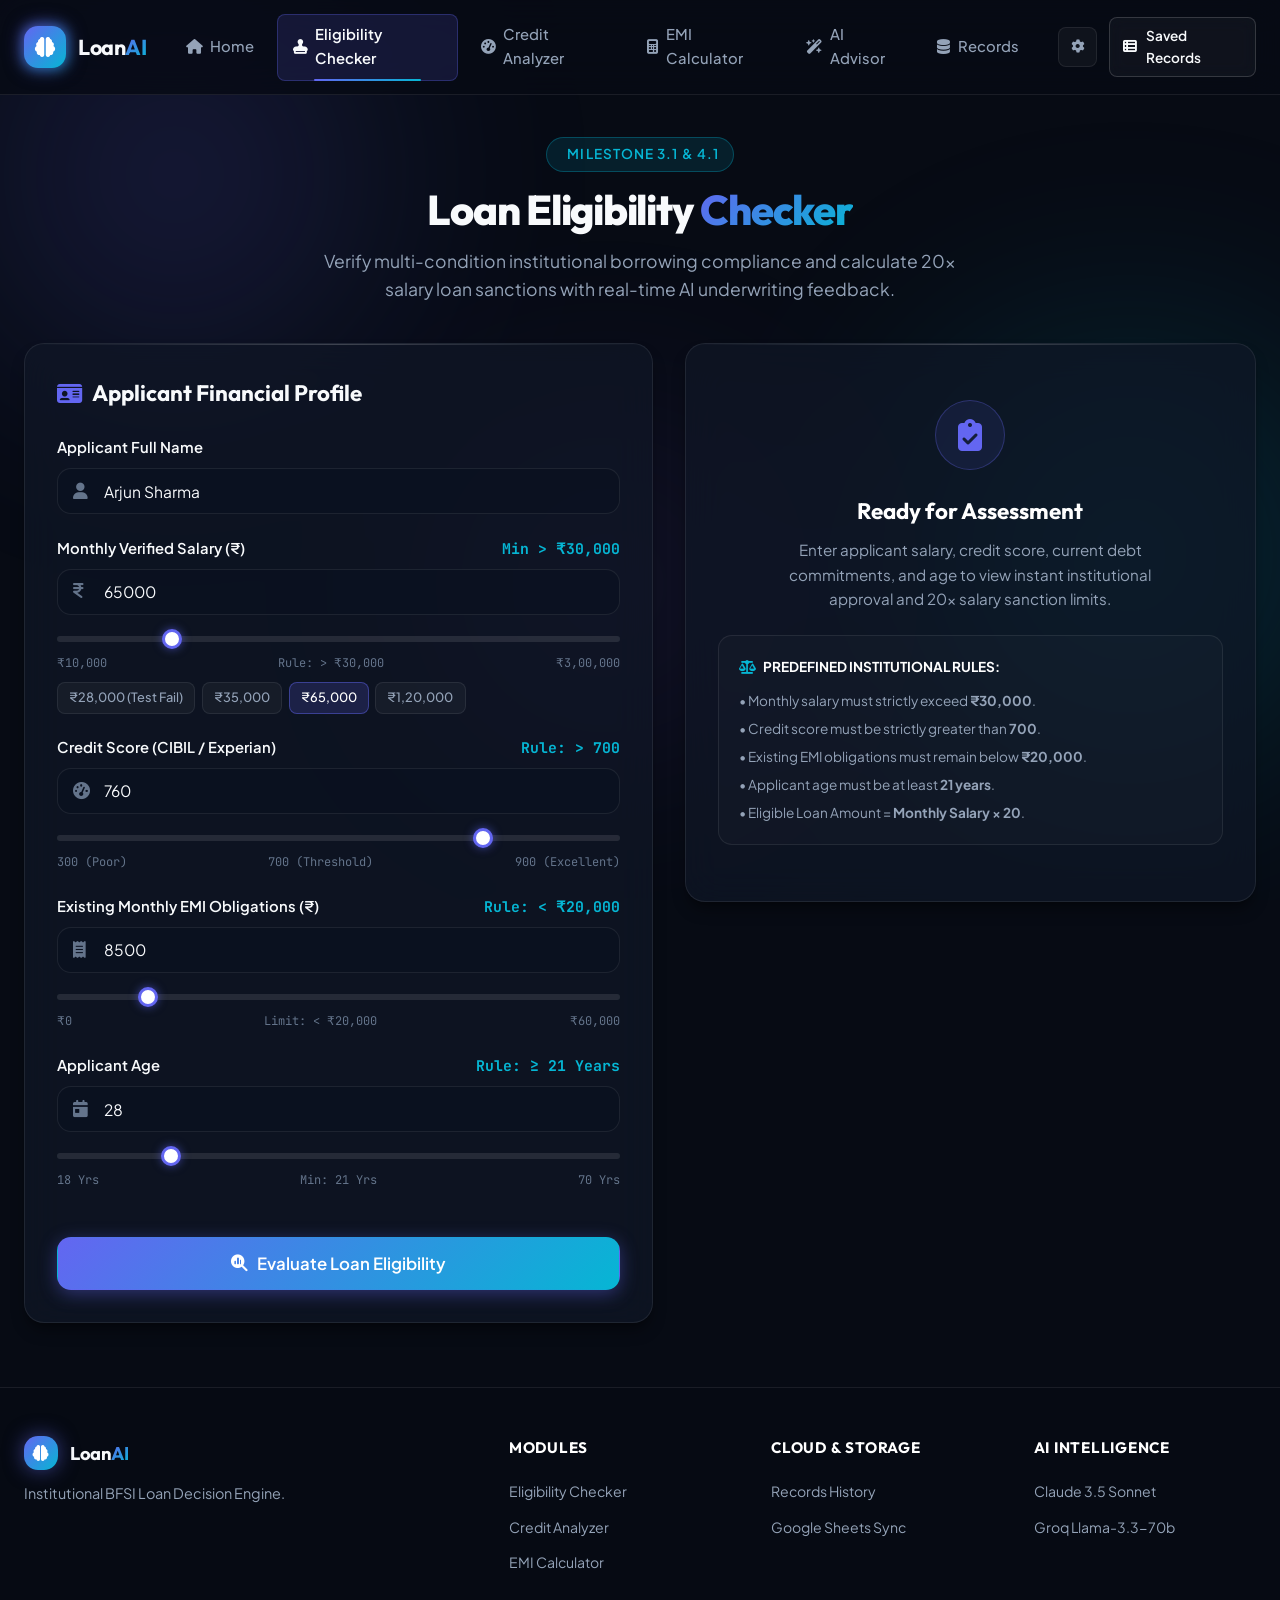
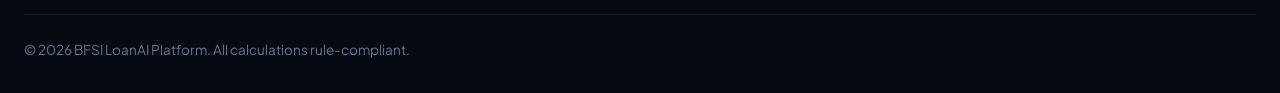
<file: eligibility.html>
<!DOCTYPE html>
<html lang="en">
<head>
  <meta charset="UTF-8">
  <meta name="viewport" content="width=device-width, initial-scale=1.0">
  <title>Loan Eligibility Checker - BFSI LoanAI</title>
  <meta name="description" content="Rule-based loan eligibility evaluation checking salary threshold, credit score, EMI obligations, and age with 20x salary sanction calculations.">
  <link rel="stylesheet" href="static/css/style.css">
  <link rel="stylesheet" href="https://cdnjs.cloudflare.com/ajax/libs/font-awesome/6.5.1/css/all.min.css">
</head>
<body>

  <div class="bg-ambient-layer">
    <div class="ambient-orb ambient-orb-1"></div>
    <div class="ambient-orb ambient-orb-2"></div>
    <div class="ambient-orb ambient-orb-3"></div>
  </div>

  <div class="app-wrapper">

    <!-- Header Navigation -->
    <header class="navbar">
      <div class="nav-container">
        <a href="index.html" class="brand-logo">
          <div class="brand-icon-box">
            <i class="fa-solid fa-brain"></i>
          </div>
          <div class="brand-text">Loan<span>AI</span></div>
        </a>

        <ul class="nav-links">
          <li><a href="index.html" class="nav-link"><i class="fa-solid fa-house"></i> Home</a></li>
          <li><a href="eligibility.html" class="nav-link active"><i class="fa-solid fa-stamp"></i> Eligibility Checker</a></li>
          <li><a href="credit-analyzer.html" class="nav-link"><i class="fa-solid fa-gauge-high"></i> Credit Analyzer</a></li>
          <li><a href="emi-calculator.html" class="nav-link"><i class="fa-solid fa-calculator"></i> EMI Calculator</a></li>
          <li><a href="ai-advisor.html" class="nav-link"><i class="fa-solid fa-wand-magic-sparkles"></i> AI Advisor</a></li>
          <li><a href="history.html" class="nav-link"><i class="fa-solid fa-database"></i> Records</a></li>
        </ul>

        <div class="nav-actions">
          <button id="openSettingsBtn" class="btn-icon" title="Configure AI & Google Sheets API Settings">
            <i class="fa-solid fa-gear"></i>
          </button>
          <a href="history.html" class="btn btn-secondary btn-sm">
            <i class="fa-solid fa-table-list"></i> Saved Records
          </a>
          <button class="btn-icon mobile-menu-btn" title="Toggle Navigation Menu">
            <i class="fa-solid fa-bars"></i>
          </button>
        </div>
      </div>
    </header>

    <!-- Main Content -->
    <main class="main-content">

      <div class="page-header">
        <div class="page-tag">
          <i class="fa-solid fa-shield-check"></i> Milestone 3.1 & 4.1
        </div>
        <h1 class="page-title">
          Loan Eligibility <span class="gradient-text">Checker</span>
        </h1>
        <p class="page-subtitle">
          Verify multi-condition institutional borrowing compliance and calculate 20× salary loan sanctions with real-time AI underwriting feedback.
        </p>
      </div>

      <div class="app-grid">

        <!-- Left Column: Interactive Form -->
        <div class="glass-card">
          <h2 style="font-family: var(--font-heading); font-size: 1.4rem; font-weight: 700; margin-bottom: 1.5rem; display: flex; align-items: center; gap: 0.6rem;">
            <i class="fa-solid fa-id-card" style="color: var(--primary);"></i>
            Applicant Financial Profile
          </h2>

          <form id="eligibilityForm">
            <!-- Applicant Name -->
            <div class="form-group">
              <label class="form-label" for="applicantName">
                <span>Applicant Full Name</span>
              </label>
              <div class="input-wrapper">
                <i class="fa-solid fa-user input-icon"></i>
                <input type="text" id="applicantName" class="form-control" placeholder="e.g. Arjun Sharma" value="Arjun Sharma" required>
              </div>
            </div>

            <!-- Monthly Salary -->
            <div class="form-group">
              <div class="form-label">
                <span>Monthly Verified Salary (₹)</span>
                <span class="form-label-val" id="salaryDisplay">Min > ₹30,000</span>
              </div>
              <div class="input-wrapper">
                <i class="fa-solid fa-indian-rupee-sign input-icon"></i>
                <input type="number" id="monthlySalary" class="form-control" min="10000" max="1000000" step="1000" value="65000" required>
              </div>
              <div class="range-container">
                <input type="range" id="salarySlider" class="range-slider" min="10000" max="300000" step="2000" value="65000">
                <div class="range-slider-bounds">
                  <span>₹10,000</span>
                  <span>Rule: &gt; ₹30,000</span>
                  <span>₹3,00,000</span>
                </div>
              </div>
              <div class="preset-chips">
                <span class="chip salary-chip" data-val="28000">₹28,000 (Test Fail)</span>
                <span class="chip salary-chip" data-val="35000">₹35,000</span>
                <span class="chip salary-chip active" data-val="65000">₹65,000</span>
                <span class="chip salary-chip" data-val="120000">₹1,20,000</span>
              </div>
            </div>

            <!-- Credit Score -->
            <div class="form-group">
              <div class="form-label">
                <span>Credit Score (CIBIL / Experian)</span>
                <span class="form-label-val">Rule: &gt; 700</span>
              </div>
              <div class="input-wrapper">
                <i class="fa-solid fa-gauge-high input-icon"></i>
                <input type="number" id="creditScore" class="form-control" min="300" max="900" value="760" required>
              </div>
              <div class="range-container">
                <input type="range" id="scoreSlider" class="range-slider" min="300" max="900" step="5" value="760">
                <div class="range-slider-bounds">
                  <span>300 (Poor)</span>
                  <span>700 (Threshold)</span>
                  <span>900 (Excellent)</span>
                </div>
              </div>
            </div>

            <!-- Existing Monthly EMI Obligations -->
            <div class="form-group">
              <div class="form-label">
                <span>Existing Monthly EMI Obligations (₹)</span>
                <span class="form-label-val">Rule: &lt; ₹20,000</span>
              </div>
              <div class="input-wrapper">
                <i class="fa-solid fa-receipt input-icon"></i>
                <input type="number" id="existingEmi" class="form-control" min="0" max="200000" step="500" value="8500" required>
              </div>
              <div class="range-container">
                <input type="range" id="emiSlider" class="range-slider" min="0" max="60000" step="1000" value="8500">
                <div class="range-slider-bounds">
                  <span>₹0</span>
                  <span>Limit: &lt; ₹20,000</span>
                  <span>₹60,000</span>
                </div>
              </div>
            </div>

            <!-- Age -->
            <div class="form-group">
              <div class="form-label">
                <span>Applicant Age</span>
                <span class="form-label-val">Rule: &ge; 21 Years</span>
              </div>
              <div class="input-wrapper">
                <i class="fa-solid fa-calendar-day input-icon"></i>
                <input type="number" id="applicantAge" class="form-control" min="18" max="75" value="28" required>
              </div>
              <div class="range-container">
                <input type="range" id="ageSlider" class="range-slider" min="18" max="70" step="1" value="28">
                <div class="range-slider-bounds">
                  <span>18 Yrs</span>
                  <span>Min: 21 Yrs</span>
                  <span>70 Yrs</span>
                </div>
              </div>
            </div>

            <button type="submit" class="btn btn-primary btn-block btn-lg" style="margin-top: 1.5rem;">
              <i class="fa-solid fa-magnifying-glass-chart"></i> Evaluate Loan Eligibility
            </button>
          </form>
        </div>

        <!-- Right Column: Results & AI Insights -->
        <div>
          <div id="eligibilityResultContainer">
            <!-- Initial Placeholder Card -->
            <div class="glass-card" style="text-align: center; padding: 3.5rem 2rem;">
              <div style="width: 70px; height: 70px; border-radius: 50%; background: rgba(99, 102, 241, 0.1); border: 1px solid rgba(99, 102, 241, 0.3); display: flex; align-items: center; justify-content: center; font-size: 2rem; color: var(--primary); margin: 0 auto 1.5rem;">
                <i class="fa-solid fa-clipboard-check"></i>
              </div>
              <h3 style="font-family: var(--font-heading); font-size: 1.4rem; font-weight: 700; margin-bottom: 0.5rem; color: #fff;">
                Ready for Assessment
              </h3>
              <p style="color: var(--text-secondary); font-size: 0.95rem; max-width: 400px; margin: 0 auto 1.5rem;">
                Enter applicant salary, credit score, current debt commitments, and age to view instant institutional approval and 20× salary sanction limits.
              </p>

              <div style="text-align: left; background: rgba(255, 255, 255, 0.02); border: 1px solid var(--border-subtle); border-radius: var(--radius-md); padding: 1.25rem;">
                <div style="font-size: 0.85rem; font-weight: 700; color: #fff; margin-bottom: 0.75rem; text-transform: uppercase;">
                  <i class="fa-solid fa-scale-balanced" style="color: var(--secondary); margin-right: 0.35rem;"></i> Predefined Institutional Rules:
                </div>
                <div style="font-size: 0.85rem; color: var(--text-secondary); display: flex; flex-direction: column; gap: 0.4rem;">
                  <div>• Monthly salary must strictly exceed <strong>₹30,000</strong>.</div>
                  <div>• Credit score must be strictly greater than <strong>700</strong>.</div>
                  <div>• Existing EMI obligations must remain below <strong>₹20,000</strong>.</div>
                  <div>• Applicant age must be at least <strong>21 years</strong>.</div>
                  <div>• Eligible Loan Amount = <strong>Monthly Salary × 20</strong>.</div>
                </div>
              </div>
            </div>
          </div>
        </div>

      </div>

    </main>

    <!-- Footer -->
    <footer class="footer">
      <div class="footer-container">
        <div>
          <div class="brand-logo" style="margin-bottom: 0.75rem;">
            <div class="brand-icon-box" style="width: 34px; height: 34px; font-size: 1rem;">
              <i class="fa-solid fa-brain"></i>
            </div>
            <div class="brand-text" style="font-size: 1.15rem;">Loan<span>AI</span></div>
          </div>
          <p class="footer-desc">Institutional BFSI Loan Decision Engine.</p>
        </div>
        <div class="footer-col">
          <h4>Modules</h4>
          <ul class="footer-links">
            <li><a href="eligibility.html" class="footer-link">Eligibility Checker</a></li>
            <li><a href="credit-analyzer.html" class="footer-link">Credit Analyzer</a></li>
            <li><a href="emi-calculator.html" class="footer-link">EMI Calculator</a></li>
          </ul>
        </div>
        <div class="footer-col">
          <h4>Cloud & Storage</h4>
          <ul class="footer-links">
            <li><a href="history.html" class="footer-link">Records History</a></li>
            <li><a href="https://sheets.new" target="_blank" class="footer-link">Google Sheets Sync</a></li>
          </ul>
        </div>
        <div class="footer-col">
          <h4>AI Intelligence</h4>
          <ul class="footer-links">
            <li><span class="footer-link">Claude 3.5 Sonnet</span></li>
            <li><span class="footer-link">Groq Llama-3.3-70b</span></li>
          </ul>
        </div>
      </div>
      <div class="footer-bottom">
        <div>© 2026 BFSI LoanAI Platform. All calculations rule-compliant.</div>
      </div>
    </footer>

  </div>

  <!-- Settings Modal -->
  <div id="settingsModal" class="modal-backdrop">
    <div class="modal-container">
      <div class="modal-header">
        <div class="modal-title">
          <i class="fa-solid fa-sliders" style="color: var(--primary); margin-right: 0.5rem;"></i>
          System API & Cloud Configuration
        </div>
        <button id="closeSettingsBtn" class="modal-close-btn">&times;</button>
      </div>

      <div class="form-group">
        <label class="form-label" for="settingGroqKey">
          <span>Groq API Key (Llama-3.3-70b)</span>
        </label>
        <div class="input-wrapper">
          <i class="fa-solid fa-key input-icon"></i>
          <input type="password" id="settingGroqKey" class="form-control" placeholder="gsk_xxxxxxxxxxxxxxxxxxxx">
        </div>
      </div>

      <div class="form-group">
        <label class="form-label" for="settingClaudeKey">
          <span>Claude API Key (Anthropic)</span>
        </label>
        <div class="input-wrapper">
          <i class="fa-solid fa-robot input-icon"></i>
          <input type="password" id="settingClaudeKey" class="form-control" placeholder="sk-ant-api03-xxxxxxxxxxxx">
        </div>
      </div>

      <div class="form-group">
        <label class="form-label" for="settingSheetsUrl">
          <span>Google Apps Script Web App URL</span>
        </label>
        <div class="input-wrapper">
          <i class="fa-solid fa-table input-icon"></i>
          <input type="url" id="settingSheetsUrl" class="form-control" placeholder="https://script.google.com/macros/s/.../exec">
        </div>
      </div>

      <button id="saveSettingsBtn" class="btn btn-primary btn-block" style="margin-top: 1.5rem;">
        <i class="fa-solid fa-floppy-disk"></i> Save Configuration
      </button>
    </div>
  </div>

  <script src="static/js/script.js"></script>
</body>
</html>
</file>
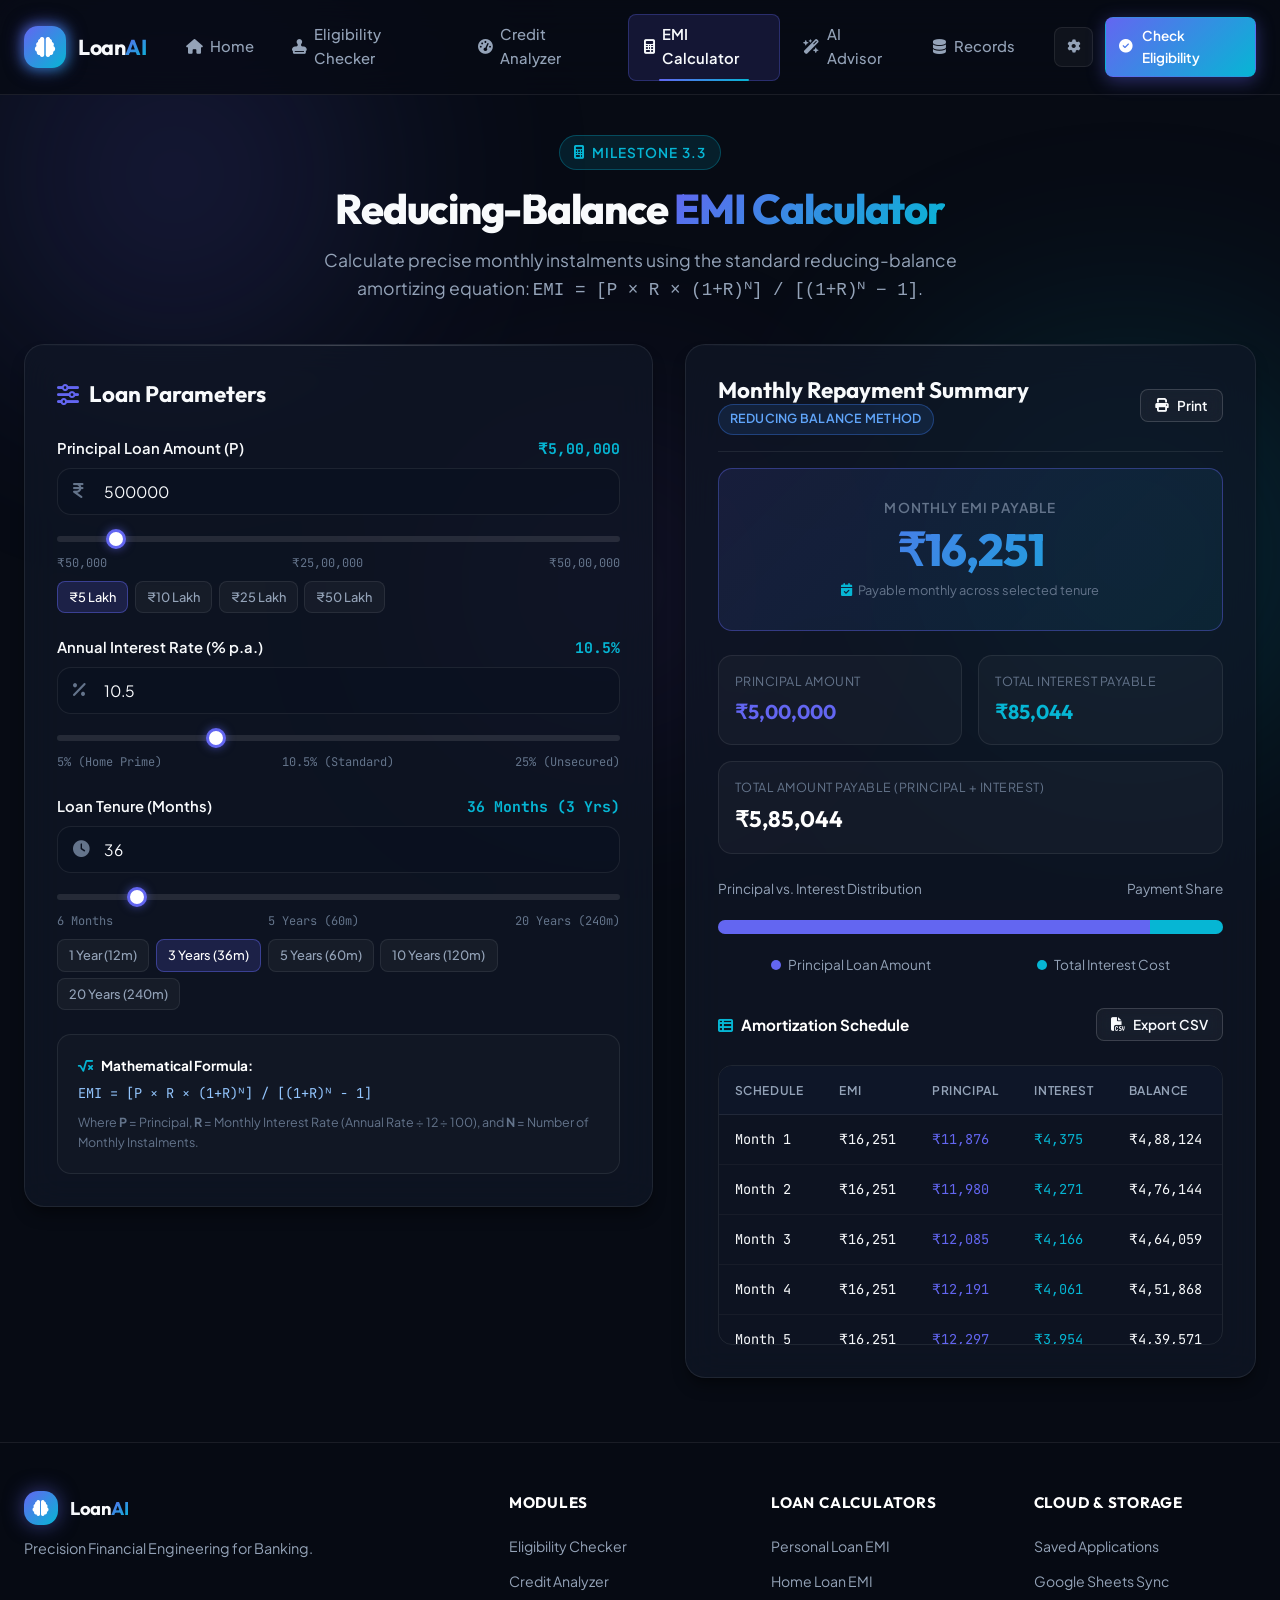
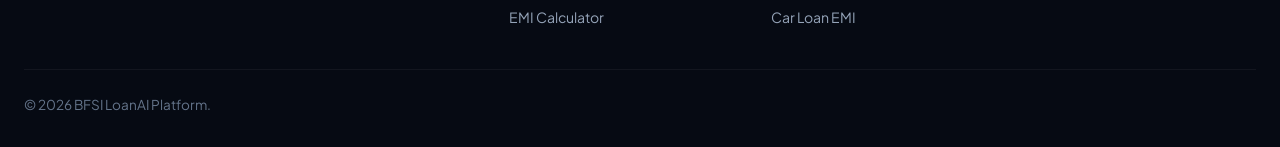
<file: emi-calculator.html>
<!DOCTYPE html>
<html lang="en">
<head>
  <meta charset="UTF-8">
  <meta name="viewport" content="width=device-width, initial-scale=1.0">
  <title>Reducing-Balance EMI Calculator - BFSI LoanAI</title>
  <meta name="description" content="Calculate monthly loan repayments using the standard reducing-balance EMI formula with principal vs interest breakdown and full amortization schedule export.">
  <link rel="stylesheet" href="static/css/style.css">
  <link rel="stylesheet" href="https://cdnjs.cloudflare.com/ajax/libs/font-awesome/6.5.1/css/all.min.css">
</head>
<body>

  <div class="bg-ambient-layer">
    <div class="ambient-orb ambient-orb-1"></div>
    <div class="ambient-orb ambient-orb-2"></div>
    <div class="ambient-orb ambient-orb-3"></div>
  </div>

  <div class="app-wrapper">

    <!-- Header Navigation -->
    <header class="navbar">
      <div class="nav-container">
        <a href="index.html" class="brand-logo">
          <div class="brand-icon-box">
            <i class="fa-solid fa-brain"></i>
          </div>
          <div class="brand-text">Loan<span>AI</span></div>
        </a>

        <ul class="nav-links">
          <li><a href="index.html" class="nav-link"><i class="fa-solid fa-house"></i> Home</a></li>
          <li><a href="eligibility.html" class="nav-link"><i class="fa-solid fa-stamp"></i> Eligibility Checker</a></li>
          <li><a href="credit-analyzer.html" class="nav-link"><i class="fa-solid fa-gauge-high"></i> Credit Analyzer</a></li>
          <li><a href="emi-calculator.html" class="nav-link active"><i class="fa-solid fa-calculator"></i> EMI Calculator</a></li>
          <li><a href="ai-advisor.html" class="nav-link"><i class="fa-solid fa-wand-magic-sparkles"></i> AI Advisor</a></li>
          <li><a href="history.html" class="nav-link"><i class="fa-solid fa-database"></i> Records</a></li>
        </ul>

        <div class="nav-actions">
          <button id="openSettingsBtn" class="btn-icon" title="Configure AI & Google Sheets API Settings">
            <i class="fa-solid fa-gear"></i>
          </button>
          <a href="eligibility.html" class="btn btn-primary btn-sm">
            <i class="fa-solid fa-circle-check"></i> Check Eligibility
          </a>
          <button class="btn-icon mobile-menu-btn" title="Toggle Navigation Menu">
            <i class="fa-solid fa-bars"></i>
          </button>
        </div>
      </div>
    </header>

    <!-- Main Content -->
    <main class="main-content">

      <div class="page-header">
        <div class="page-tag">
          <i class="fa-solid fa-calculator"></i> Milestone 3.3
        </div>
        <h1 class="page-title">
          Reducing-Balance <span class="gradient-text">EMI Calculator</span>
        </h1>
        <p class="page-subtitle">
          Calculate precise monthly instalments using the standard reducing-balance amortizing equation: <code>EMI = [P × R × (1+R)ᴺ] / [(1+R)ᴺ − 1]</code>.
        </p>
      </div>

      <div class="app-grid">

        <!-- Left Column: Input Sliders -->
        <div class="glass-card">
          <h2 style="font-family: var(--font-heading); font-size: 1.4rem; font-weight: 700; margin-bottom: 1.5rem; display: flex; align-items: center; gap: 0.6rem;">
            <i class="fa-solid fa-sliders" style="color: var(--primary);"></i>
            Loan Parameters
          </h2>

          <!-- Principal Amount -->
          <div class="form-group">
            <div class="form-label">
              <span>Principal Loan Amount (P)</span>
              <span class="form-label-val" id="amountDisplay">₹5,00,000</span>
            </div>
            <div class="input-wrapper">
              <i class="fa-solid fa-indian-rupee-sign input-icon"></i>
              <input type="number" id="emiAmountInput" class="form-control" min="50000" max="10000000" step="10000" value="500000">
            </div>
            <div class="range-container">
              <input type="range" id="emiAmountSlider" class="range-slider" min="50000" max="5000000" step="25000" value="500000">
              <div class="range-slider-bounds">
                <span>₹50,000</span>
                <span>₹25,00,000</span>
                <span>₹50,00,000</span>
              </div>
            </div>
            <div class="preset-chips">
              <span class="chip emi-amount-chip active" data-val="500000">₹5 Lakh</span>
              <span class="chip emi-amount-chip" data-val="1000000">₹10 Lakh</span>
              <span class="chip emi-amount-chip" data-val="2500000">₹25 Lakh</span>
              <span class="chip emi-amount-chip" data-val="5000000">₹50 Lakh</span>
            </div>
          </div>

          <!-- Annual Interest Rate -->
          <div class="form-group">
            <div class="form-label">
              <span>Annual Interest Rate (% p.a.)</span>
              <span class="form-label-val" id="rateDisplay">10.5%</span>
            </div>
            <div class="input-wrapper">
              <i class="fa-solid fa-percent input-icon"></i>
              <input type="number" id="emiRateInput" class="form-control" min="1" max="30" step="0.1" value="10.5">
            </div>
            <div class="range-container">
              <input type="range" id="emiRateSlider" class="range-slider" min="5" max="25" step="0.25" value="10.5">
              <div class="range-slider-bounds">
                <span>5% (Home Prime)</span>
                <span>10.5% (Standard)</span>
                <span>25% (Unsecured)</span>
              </div>
            </div>
          </div>

          <!-- Tenure in Months -->
          <div class="form-group">
            <div class="form-label">
              <span>Loan Tenure (Months)</span>
              <span class="form-label-val" id="tenureDisplay">36 Months (3 Yrs)</span>
            </div>
            <div class="input-wrapper">
              <i class="fa-solid fa-clock input-icon"></i>
              <input type="number" id="emiTenureInput" class="form-control" min="6" max="360" step="1" value="36">
            </div>
            <div class="range-container">
              <input type="range" id="emiTenureSlider" class="range-slider" min="6" max="240" step="6" value="36">
              <div class="range-slider-bounds">
                <span>6 Months</span>
                <span>5 Years (60m)</span>
                <span>20 Years (240m)</span>
              </div>
            </div>
            <div class="preset-chips">
              <span class="chip emi-tenure-chip" data-val="12">1 Year (12m)</span>
              <span class="chip emi-tenure-chip active" data-val="36">3 Years (36m)</span>
              <span class="chip emi-tenure-chip" data-val="60">5 Years (60m)</span>
              <span class="chip emi-tenure-chip" data-val="120">10 Years (120m)</span>
              <span class="chip emi-tenure-chip" data-val="240">20 Years (240m)</span>
            </div>
          </div>

          <div style="background: rgba(255, 255, 255, 0.02); border: 1px solid var(--border-subtle); border-radius: var(--radius-md); padding: 1.25rem; margin-top: 1.5rem;">
            <div style="font-size: 0.85rem; font-weight: 700; color: #fff; margin-bottom: 0.4rem;">
              <i class="fa-solid fa-square-root-variable" style="color: var(--secondary); margin-right: 0.35rem;"></i>
              Mathematical Formula:
            </div>
            <code style="font-family: var(--font-mono); font-size: 0.85rem; color: #93c5fd; display: block; margin-bottom: 0.5rem;">
              EMI = [P × R × (1+R)ᴺ] / [(1+R)ᴺ − 1]
            </code>
            <p style="font-size: 0.78rem; color: var(--text-muted); margin: 0;">
              Where <strong>P</strong> = Principal, <strong>R</strong> = Monthly Interest Rate (Annual Rate ÷ 12 ÷ 100), and <strong>N</strong> = Number of Monthly Instalments.
            </p>
          </div>
        </div>

        <!-- Right Column: EMI Calculation Results -->
        <div class="glass-card">
          <div class="result-header" style="margin-bottom: 1rem;">
            <div>
              <div class="result-title">Monthly Repayment Summary</div>
              <span class="badge badge-info">Reducing Balance Method</span>
            </div>
            <button class="btn btn-secondary btn-sm" onclick="window.print()">
              <i class="fa-solid fa-print"></i> Print
            </button>
          </div>

          <!-- Highlighted EMI Card -->
          <div class="result-amount-display" style="background: linear-gradient(135deg, rgba(99, 102, 241, 0.12) 0%, rgba(6, 182, 212, 0.08) 100%); border-color: rgba(99, 102, 241, 0.4);">
            <div class="result-amount-label">Monthly EMI Payable</div>
            <div id="emiValueDisplay" class="result-amount-value" style="color: #fff; background: var(--gradient-brand); -webkit-background-clip: text; -webkit-text-fill-color: transparent;">
              ₹16,253
            </div>
            <div class="form-hint" style="justify-content: center; margin-top: 0.4rem;">
              <i class="fa-solid fa-calendar-check" style="color: var(--secondary);"></i>
              Payable monthly across selected tenure
            </div>
          </div>

          <!-- Breakdown Mini Grid -->
          <div class="stats-mini-grid">
            <div class="stat-mini-card">
              <div class="stat-mini-label">Principal Amount</div>
              <div id="emiPrincipalDisplay" class="stat-mini-val" style="color: var(--primary);">₹5,00,000</div>
            </div>
            <div class="stat-mini-card">
              <div class="stat-mini-label">Total Interest Payable</div>
              <div id="emiInterestDisplay" class="stat-mini-val" style="color: var(--secondary);">₹85,116</div>
            </div>
            <div class="stat-mini-card" style="grid-column: span 2;">
              <div class="stat-mini-label">Total Amount Payable (Principal + Interest)</div>
              <div id="emiTotalDisplay" class="stat-mini-val" style="color: #fff; font-size: 1.4rem;">₹5,85,116</div>
            </div>
          </div>

          <!-- Visual Ratio Breakdown -->
          <div style="margin: 1.5rem 0 1rem;">
            <div style="display: flex; justify-content: space-between; font-size: 0.85rem; color: var(--text-secondary); margin-bottom: 0.35rem;">
              <span>Principal vs. Interest Distribution</span>
              <span id="ratioText">Payment Share</span>
            </div>
            <div class="emi-breakdown-bar">
              <div id="emiPrincipalBar" class="breakdown-principal" style="width: 85%;"></div>
              <div id="emiInterestBar" class="breakdown-interest" style="width: 15%;"></div>
            </div>
            <div class="breakdown-legend">
              <div class="legend-item">
                <div class="legend-dot principal"></div>
                <span>Principal Loan Amount</span>
              </div>
              <div class="legend-item">
                <div class="legend-dot interest"></div>
                <span>Total Interest Cost</span>
              </div>
            </div>
          </div>

          <!-- Amortization Table Toggle -->
          <div style="margin-top: 2rem;">
            <div style="display: flex; align-items: center; justify-content: space-between; margin-bottom: 0.75rem;">
              <h4 style="font-size: 0.95rem; color: #fff;">
                <i class="fa-solid fa-table-list" style="color: var(--secondary); margin-right: 0.35rem;"></i>
                Amortization Schedule
              </h4>
              <button id="exportEmiCsvBtn" class="btn btn-secondary btn-sm">
                <i class="fa-solid fa-file-csv"></i> Export CSV
              </button>
            </div>

            <div class="table-responsive" style="max-height: 280px; overflow-y: auto;">
              <table class="custom-table">
                <thead>
                  <tr>
                    <th>Schedule</th>
                    <th>EMI</th>
                    <th>Principal</th>
                    <th>Interest</th>
                    <th>Balance</th>
                  </tr>
                </thead>
                <tbody id="amortizationTableBody">
                  <!-- Populated dynamically by script.js -->
                </tbody>
              </table>
            </div>
          </div>

        </div>

      </div>

    </main>

    <!-- Footer -->
    <footer class="footer">
      <div class="footer-container">
        <div>
          <div class="brand-logo" style="margin-bottom: 0.75rem;">
            <div class="brand-icon-box" style="width: 34px; height: 34px; font-size: 1rem;">
              <i class="fa-solid fa-brain"></i>
            </div>
            <div class="brand-text" style="font-size: 1.15rem;">Loan<span>AI</span></div>
          </div>
          <p class="footer-desc">Precision Financial Engineering for Banking.</p>
        </div>
        <div class="footer-col">
          <h4>Modules</h4>
          <ul class="footer-links">
            <li><a href="eligibility.html" class="footer-link">Eligibility Checker</a></li>
            <li><a href="credit-analyzer.html" class="footer-link">Credit Analyzer</a></li>
            <li><a href="emi-calculator.html" class="footer-link">EMI Calculator</a></li>
          </ul>
        </div>
        <div class="footer-col">
          <h4>Loan Calculators</h4>
          <ul class="footer-links">
            <li><span class="footer-link">Personal Loan EMI</span></li>
            <li><span class="footer-link">Home Loan EMI</span></li>
            <li><span class="footer-link">Car Loan EMI</span></li>
          </ul>
        </div>
        <div class="footer-col">
          <h4>Cloud & Storage</h4>
          <ul class="footer-links">
            <li><a href="history.html" class="footer-link">Saved Applications</a></li>
            <li><a href="https://sheets.new" target="_blank" class="footer-link">Google Sheets Sync</a></li>
          </ul>
        </div>
      </div>
      <div class="footer-bottom">
        <div>© 2026 BFSI LoanAI Platform.</div>
      </div>
    </footer>

  </div>

  <!-- Settings Modal -->
  <div id="settingsModal" class="modal-backdrop">
    <div class="modal-container">
      <div class="modal-header">
        <div class="modal-title">
          <i class="fa-solid fa-sliders" style="color: var(--primary); margin-right: 0.5rem;"></i>
          System API & Cloud Configuration
        </div>
        <button id="closeSettingsBtn" class="modal-close-btn">&times;</button>
      </div>

      <div class="form-group">
        <label class="form-label" for="settingGroqKey">
          <span>Groq API Key (Llama-3.3-70b)</span>
        </label>
        <div class="input-wrapper">
          <i class="fa-solid fa-key input-icon"></i>
          <input type="password" id="settingGroqKey" class="form-control" placeholder="gsk_xxxxxxxxxxxxxxxxxxxx">
        </div>
      </div>

      <div class="form-group">
        <label class="form-label" for="settingClaudeKey">
          <span>Claude API Key (Anthropic)</span>
        </label>
        <div class="input-wrapper">
          <i class="fa-solid fa-robot input-icon"></i>
          <input type="password" id="settingClaudeKey" class="form-control" placeholder="sk-ant-api03-xxxxxxxxxxxx">
        </div>
      </div>

      <div class="form-group">
        <label class="form-label" for="settingSheetsUrl">
          <span>Google Apps Script Web App URL</span>
        </label>
        <div class="input-wrapper">
          <i class="fa-solid fa-table input-icon"></i>
          <input type="url" id="settingSheetsUrl" class="form-control" placeholder="https://script.google.com/macros/s/.../exec">
        </div>
      </div>

      <button id="saveSettingsBtn" class="btn btn-primary btn-block" style="margin-top: 1.5rem;">
        <i class="fa-solid fa-floppy-disk"></i> Save Configuration
      </button>
    </div>
  </div>

  <script src="static/js/script.js"></script>
</body>
</html>
</file>
<file: static/css/style.css>
/* ==========================================================================
   AI LOAN ELIGIBILITY CHECKER & BFSI PLATFORM
   Glassmorphism Futuristic Fintech Design System
   ========================================================================== */

@import url('https://fonts.googleapis.com/css2?family=Outfit:wght@400;500;600;700;800&family=Plus+Jakarta+Sans:wght@300;400;500;600;700&family=JetBrains+Mono:wght@400;500&display=swap');

:root {
  /* Color Palette */
  --bg-primary: #070b14;
  --bg-secondary: #0b1220;
  --bg-surface: rgba(17, 24, 39, 0.7);
  --bg-surface-elevated: rgba(26, 36, 56, 0.75);
  --bg-glass: rgba(255, 255, 255, 0.04);
  --bg-glass-hover: rgba(255, 255, 255, 0.07);

  --border-subtle: rgba(255, 255, 255, 0.08);
  --border-light: rgba(255, 255, 255, 0.16);
  --border-focus: rgba(99, 102, 241, 0.6);

  /* Primary Brand Gradients */
  --primary: #6366f1;
  --primary-glow: rgba(99, 102, 241, 0.35);
  --secondary: #06b6d4;
  --gradient-brand: linear-gradient(135deg, #6366f1 0%, #06b6d4 100%);
  --gradient-accent: linear-gradient(135deg, #8b5cf6 0%, #d946ef 100%);
  --gradient-gold: linear-gradient(135deg, #f59e0b 0%, #fbbf24 100%);

  /* Financial Status Colors */
  --success: #10b981;
  --success-glow: rgba(16, 185, 129, 0.3);
  --success-bg: rgba(16, 185, 129, 0.12);
  --success-border: rgba(16, 185, 129, 0.35);

  --danger: #ef4444;
  --danger-glow: rgba(239, 68, 68, 0.3);
  --danger-bg: rgba(239, 68, 68, 0.12);
  --danger-border: rgba(239, 68, 68, 0.35);

  --warning: #f59e0b;
  --warning-glow: rgba(245, 158, 11, 0.3);
  --warning-bg: rgba(245, 158, 11, 0.12);
  --warning-border: rgba(245, 158, 11, 0.35);

  --info: #3b82f6;

  /* Typography */
  --text-primary: #f8fafc;
  --text-secondary: #94a3b8;
  --text-muted: #64748b;
  --text-highlight: #ffffff;

  --font-heading: 'Outfit', -apple-system, BlinkMacSystemFont, sans-serif;
  --font-body: 'Plus Jakarta Sans', -apple-system, BlinkMacSystemFont, sans-serif;
  --font-mono: 'JetBrains Mono', monospace;

  /* Shadows & Glass Effects */
  --shadow-sm: 0 4px 6px -1px rgba(0, 0, 0, 0.3), 0 2px 4px -2px rgba(0, 0, 0, 0.2);
  --shadow-md: 0 10px 15px -3px rgba(0, 0, 0, 0.4), 0 4px 6px -4px rgba(0, 0, 0, 0.3);
  --shadow-lg: 0 20px 25px -5px rgba(0, 0, 0, 0.5), 0 8px 10px -6px rgba(0, 0, 0, 0.4);
  --shadow-glow: 0 0 30px var(--primary-glow);
  --glass-blur: blur(18px);

  /* Layout */
  --radius-sm: 8px;
  --radius-md: 14px;
  --radius-lg: 20px;
  --radius-xl: 28px;
  --radius-full: 9999px;
  --transition-fast: 0.18s ease;
  --transition-normal: 0.28s cubic-bezier(0.4, 0, 0.2, 1);
  --transition-slow: 0.45s cubic-bezier(0.16, 1, 0.3, 1);
}

/* ==========================================================================
   RESET & GLOBAL STYLES
   ========================================================================== */

*, *::before, *::after {
  margin: 0;
  padding: 0;
  box-sizing: border-box;
}

html {
  scroll-behavior: smooth;
  font-size: 16px;
}

body {
  font-family: var(--font-body);
  background-color: var(--bg-primary);
  color: var(--text-primary);
  line-height: 1.6;
  min-height: 100vh;
  overflow-x: hidden;
  position: relative;
  -webkit-font-smoothing: antialiased;
}

/* Ambient Ambient Glow Background Orbs */
.bg-ambient-layer {
  position: fixed;
  inset: 0;
  pointer-events: none;
  z-index: 0;
  overflow: hidden;
}

.ambient-orb {
  position: absolute;
  border-radius: 50%;
  filter: blur(120px);
  opacity: 0.28;
  animation: floatOrb 18s ease-in-out infinite alternate;
}

.ambient-orb-1 {
  width: 550px;
  height: 550px;
  top: -100px;
  left: -100px;
  background: radial-gradient(circle, #6366f1 0%, transparent 70%);
}

.ambient-orb-2 {
  width: 600px;
  height: 600px;
  bottom: 5%;
  right: -150px;
  background: radial-gradient(circle, #06b6d4 0%, transparent 70%);
  animation-delay: -7s;
}

.ambient-orb-3 {
  width: 450px;
  height: 450px;
  top: 40%;
  left: 30%;
  background: radial-gradient(circle, #8b5cf6 0%, transparent 70%);
  animation-delay: -12s;
  opacity: 0.18;
}

@keyframes floatOrb {
  0% { transform: translate(0, 0) scale(1); }
  50% { transform: translate(40px, 60px) scale(1.08); }
  100% { transform: translate(-30px, -40px) scale(0.95); }
}

.app-wrapper {
  position: relative;
  z-index: 1;
  display: flex;
  flex-direction: column;
  min-height: 100vh;
}

/* ==========================================================================
   HEADER & NAVIGATION
   ========================================================================== */

.navbar {
  position: sticky;
  top: 0;
  z-index: 100;
  background: rgba(7, 11, 20, 0.8);
  backdrop-filter: var(--glass-blur);
  -webkit-backdrop-filter: var(--glass-blur);
  border-bottom: 1px solid var(--border-subtle);
  transition: var(--transition-normal);
}

.nav-container {
  max-width: 1280px;
  margin: 0 auto;
  padding: 0.85rem 1.5rem;
  display: flex;
  align-items: center;
  justify-content: space-between;
  gap: 1.5rem;
}

.brand-logo {
  display: flex;
  align-items: center;
  gap: 0.75rem;
  text-decoration: none;
  color: var(--text-primary);
  font-family: var(--font-heading);
  font-weight: 700;
  font-size: 1.35rem;
  letter-spacing: -0.02em;
}

.brand-icon-box {
  width: 42px;
  height: 42px;
  border-radius: var(--radius-md);
  background: var(--gradient-brand);
  display: flex;
  align-items: center;
  justify-content: center;
  color: #fff;
  font-size: 1.25rem;
  box-shadow: 0 0 20px rgba(99, 102, 241, 0.5);
  position: relative;
}

.brand-icon-box::after {
  content: '';
  position: absolute;
  inset: -2px;
  border-radius: inherit;
  background: var(--gradient-brand);
  z-index: -1;
  filter: blur(6px);
  opacity: 0.6;
}

.brand-text span {
  background: var(--gradient-brand);
  -webkit-background-clip: text;
  -webkit-text-fill-color: transparent;
}

.nav-links {
  display: flex;
  align-items: center;
  gap: 0.5rem;
  list-style: none;
}

.nav-link {
  text-decoration: none;
  color: var(--text-secondary);
  font-weight: 500;
  font-size: 0.925rem;
  padding: 0.55rem 0.95rem;
  border-radius: var(--radius-sm);
  display: flex;
  align-items: center;
  gap: 0.45rem;
  transition: var(--transition-fast);
  position: relative;
}

.nav-link:hover {
  color: var(--text-primary);
  background: var(--bg-glass);
}

.nav-link.active {
  color: var(--text-primary);
  background: rgba(99, 102, 241, 0.15);
  border: 1px solid rgba(99, 102, 241, 0.3);
  font-weight: 600;
}

.nav-link.active::after {
  content: '';
  position: absolute;
  bottom: -1px;
  left: 20%;
  right: 20%;
  height: 2px;
  background: var(--gradient-brand);
  border-radius: 2px;
}

.nav-actions {
  display: flex;
  align-items: center;
  gap: 0.75rem;
}

.btn-icon {
  width: 40px;
  height: 40px;
  border-radius: var(--radius-sm);
  border: 1px solid var(--border-subtle);
  background: var(--bg-glass);
  color: var(--text-secondary);
  display: inline-flex;
  align-items: center;
  justify-content: center;
  cursor: pointer;
  transition: var(--transition-fast);
}

.btn-icon:hover {
  color: var(--text-primary);
  background: var(--bg-glass-hover);
  border-color: var(--border-light);
}

.mobile-menu-btn {
  display: none;
}

/* ==========================================================================
   BUTTONS & BADGES
   ========================================================================== */

.btn {
  display: inline-flex;
  align-items: center;
  justify-content: center;
  gap: 0.55rem;
  padding: 0.75rem 1.4rem;
  border-radius: var(--radius-md);
  font-family: var(--font-body);
  font-weight: 600;
  font-size: 0.95rem;
  text-decoration: none;
  cursor: pointer;
  transition: var(--transition-normal);
  border: 1px solid transparent;
  outline: none;
  position: relative;
  overflow: hidden;
}

.btn-primary {
  background: var(--gradient-brand);
  color: #ffffff;
  box-shadow: 0 4px 18px rgba(99, 102, 241, 0.4);
}

.btn-primary:hover {
  box-shadow: 0 6px 24px rgba(99, 102, 241, 0.6);
  transform: translateY(-2px);
}

.btn-secondary {
  background: var(--bg-glass);
  border: 1px solid var(--border-light);
  color: var(--text-primary);
  backdrop-filter: blur(8px);
}

.btn-secondary:hover {
  background: var(--bg-glass-hover);
  border-color: rgba(255, 255, 255, 0.28);
  transform: translateY(-2px);
}

.btn-success {
  background: linear-gradient(135deg, #10b981 0%, #059669 100%);
  color: #fff;
  box-shadow: 0 4px 16px var(--success-glow);
}

.btn-success:hover {
  transform: translateY(-2px);
  box-shadow: 0 6px 22px var(--success-glow);
}

.btn-sm {
  padding: 0.45rem 0.85rem;
  font-size: 0.85rem;
  border-radius: var(--radius-sm);
}

.btn-lg {
  padding: 0.95rem 1.9rem;
  font-size: 1.05rem;
  border-radius: var(--radius-md);
}

.btn-block {
  width: 100%;
}

.badge {
  display: inline-flex;
  align-items: center;
  gap: 0.35rem;
  padding: 0.28rem 0.7rem;
  border-radius: var(--radius-full);
  font-size: 0.78rem;
  font-weight: 600;
  letter-spacing: 0.02em;
  text-transform: uppercase;
}

.badge-approved, .badge-success {
  background: var(--success-bg);
  color: #34d399;
  border: 1px solid var(--success-border);
}

.badge-rejected, .badge-danger {
  background: var(--danger-bg);
  color: #f87171;
  border: 1px solid var(--danger-border);
}

.badge-warning {
  background: var(--warning-bg);
  color: #fbbf24;
  border: 1px solid var(--warning-border);
}

.badge-info {
  background: rgba(59, 130, 246, 0.12);
  color: #60a5fa;
  border: 1px solid rgba(59, 130, 246, 0.35);
}

/* ==========================================================================
   GLASSMORPHISM CARDS & CONTAINERS
   ========================================================================== */

.glass-card {
  background: var(--bg-surface);
  backdrop-filter: var(--glass-blur);
  -webkit-backdrop-filter: var(--glass-blur);
  border: 1px solid var(--border-subtle);
  border-radius: var(--radius-lg);
  padding: 2rem;
  box-shadow: var(--shadow-md);
  position: relative;
  overflow: hidden;
  transition: var(--transition-normal);
}

.glass-card::before {
  content: '';
  position: absolute;
  top: 0;
  left: 0;
  right: 0;
  height: 1px;
  background: linear-gradient(90deg, transparent, rgba(255, 255, 255, 0.2), transparent);
}

.glass-card-hover:hover {
  transform: translateY(-4px);
  border-color: var(--border-light);
  box-shadow: var(--shadow-lg), 0 0 25px rgba(99, 102, 241, 0.15);
}

.glass-card-glow {
  box-shadow: var(--shadow-lg), 0 0 40px var(--primary-glow);
  border-color: rgba(99, 102, 241, 0.4);
}

/* ==========================================================================
   MAIN CONTENT & LAYOUTS
   ========================================================================== */

.main-content {
  flex: 1;
  max-width: 1280px;
  width: 100%;
  margin: 0 auto;
  padding: 2.5rem 1.5rem 4rem;
}

.page-header {
  margin-bottom: 2.5rem;
  text-align: center;
}

.page-tag {
  display: inline-flex;
  align-items: center;
  gap: 0.4rem;
  font-size: 0.85rem;
  font-weight: 600;
  text-transform: uppercase;
  letter-spacing: 0.08em;
  color: var(--secondary);
  background: rgba(6, 182, 212, 0.12);
  padding: 0.35rem 0.9rem;
  border-radius: var(--radius-full);
  border: 1px solid rgba(6, 182, 212, 0.3);
  margin-bottom: 0.85rem;
}

.page-title {
  font-family: var(--font-heading);
  font-size: 2.6rem;
  font-weight: 800;
  letter-spacing: -0.03em;
  line-height: 1.2;
  margin-bottom: 0.75rem;
}

.page-title .gradient-text {
  background: var(--gradient-brand);
  -webkit-background-clip: text;
  -webkit-text-fill-color: transparent;
}

.page-subtitle {
  color: var(--text-secondary);
  font-size: 1.1rem;
  max-width: 680px;
  margin: 0 auto;
}

/* Two-column App Layout */
.app-grid {
  display: grid;
  grid-template-columns: 1.1fr 1fr;
  gap: 2rem;
  align-items: start;
}

@media (max-width: 992px) {
  .app-grid {
    grid-template-columns: 1fr;
  }
}

/* ==========================================================================
   FORMS & INPUTS
   ========================================================================== */

.form-group {
  margin-bottom: 1.4rem;
}

.form-label {
  display: flex;
  justify-content: space-between;
  align-items: center;
  font-weight: 600;
  font-size: 0.925rem;
  color: var(--text-primary);
  margin-bottom: 0.5rem;
}

.form-label-val {
  font-family: var(--font-mono);
  font-weight: 700;
  color: var(--secondary);
}

.input-wrapper {
  position: relative;
  display: flex;
  align-items: center;
}

.input-icon {
  position: absolute;
  left: 1rem;
  color: var(--text-muted);
  font-size: 1.05rem;
  pointer-events: none;
  transition: var(--transition-fast);
}

.form-control {
  width: 100%;
  background: rgba(11, 18, 32, 0.7);
  border: 1px solid var(--border-subtle);
  border-radius: var(--radius-md);
  padding: 0.8rem 1rem 0.8rem 2.85rem;
  color: var(--text-primary);
  font-family: var(--font-body);
  font-size: 0.975rem;
  transition: var(--transition-fast);
  outline: none;
}

.form-control:focus {
  border-color: var(--border-focus);
  background: rgba(15, 23, 42, 0.9);
  box-shadow: 0 0 0 3px rgba(99, 102, 241, 0.2);
}

.form-control:focus + .input-icon,
.input-wrapper:focus-within .input-icon {
  color: var(--primary);
}

.form-control::placeholder {
  color: var(--text-muted);
}

.input-suffix {
  position: absolute;
  right: 1rem;
  color: var(--text-muted);
  font-size: 0.85rem;
  font-weight: 500;
}

.form-hint {
  font-size: 0.8rem;
  color: var(--text-muted);
  margin-top: 0.35rem;
  display: flex;
  align-items: center;
  gap: 0.35rem;
}

/* Range Slider Styling */
.range-container {
  margin-top: 0.5rem;
}

.range-slider {
  -webkit-appearance: none;
  appearance: none;
  width: 100%;
  height: 6px;
  border-radius: 4px;
  background: rgba(255, 255, 255, 0.1);
  outline: none;
  transition: var(--transition-fast);
  cursor: pointer;
}

.range-slider::-webkit-slider-thumb {
  -webkit-appearance: none;
  appearance: none;
  width: 20px;
  height: 20px;
  border-radius: 50%;
  background: #ffffff;
  border: 3px solid var(--primary);
  box-shadow: 0 0 10px rgba(99, 102, 241, 0.6);
  cursor: pointer;
  transition: transform 0.15s ease;
}

.range-slider::-webkit-slider-thumb:hover {
  transform: scale(1.2);
}

.range-slider::-moz-range-thumb {
  width: 20px;
  height: 20px;
  border-radius: 50%;
  background: #ffffff;
  border: 3px solid var(--primary);
  box-shadow: 0 0 10px rgba(99, 102, 241, 0.6);
  cursor: pointer;
}

.range-slider-bounds {
  display: flex;
  justify-content: space-between;
  font-size: 0.75rem;
  color: var(--text-muted);
  margin-top: 0.35rem;
  font-family: var(--font-mono);
}

/* Quick Select Preset Chips */
.preset-chips {
  display: flex;
  flex-wrap: wrap;
  gap: 0.4rem;
  margin-top: 0.5rem;
}

.chip {
  padding: 0.3rem 0.7rem;
  border-radius: var(--radius-sm);
  background: var(--bg-glass);
  border: 1px solid var(--border-subtle);
  color: var(--text-secondary);
  font-size: 0.8rem;
  font-weight: 500;
  cursor: pointer;
  transition: var(--transition-fast);
}

.chip:hover, .chip.active {
  background: rgba(99, 102, 241, 0.18);
  border-color: rgba(99, 102, 241, 0.45);
  color: #fff;
}

/* ==========================================================================
   RESULTS & OUTPUT PANELS
   ========================================================================== */

.result-card {
  position: relative;
  overflow: hidden;
  border-radius: var(--radius-lg);
  border: 1px solid var(--border-subtle);
  background: var(--bg-surface);
  backdrop-filter: var(--glass-blur);
  padding: 2rem;
  transition: var(--transition-normal);
}

.result-card.approved {
  border-color: var(--success-border);
  box-shadow: 0 10px 30px rgba(16, 185, 129, 0.15);
  background: linear-gradient(180deg, rgba(16, 185, 129, 0.08) 0%, rgba(17, 24, 39, 0.85) 100%);
}

.result-card.rejected {
  border-color: var(--danger-border);
  box-shadow: 0 10px 30px rgba(239, 68, 68, 0.15);
  background: linear-gradient(180deg, rgba(239, 68, 68, 0.08) 0%, rgba(17, 24, 39, 0.85) 100%);
}

.result-header {
  display: flex;
  align-items: center;
  justify-content: space-between;
  margin-bottom: 1.5rem;
  padding-bottom: 1rem;
  border-bottom: 1px solid var(--border-subtle);
}

.result-status-box {
  display: flex;
  align-items: center;
  gap: 0.85rem;
}

.result-icon-circle {
  width: 52px;
  height: 52px;
  border-radius: 50%;
  display: flex;
  align-items: center;
  justify-content: center;
  font-size: 1.6rem;
}

.approved .result-icon-circle {
  background: var(--success-bg);
  color: var(--success);
  border: 2px solid var(--success-border);
  box-shadow: 0 0 20px var(--success-glow);
}

.rejected .result-icon-circle {
  background: var(--danger-bg);
  color: var(--danger);
  border: 2px solid var(--danger-border);
  box-shadow: 0 0 20px var(--danger-glow);
}

.result-title {
  font-family: var(--font-heading);
  font-size: 1.4rem;
  font-weight: 700;
  line-height: 1.2;
}

.result-amount-display {
  text-align: center;
  padding: 1.8rem 1rem;
  margin-bottom: 1.5rem;
  background: rgba(11, 18, 32, 0.6);
  border-radius: var(--radius-md);
  border: 1px solid var(--border-subtle);
  position: relative;
}

.result-amount-label {
  font-size: 0.85rem;
  text-transform: uppercase;
  letter-spacing: 0.08em;
  color: var(--text-muted);
  margin-bottom: 0.35rem;
  font-weight: 600;
}

.result-amount-value {
  font-family: var(--font-heading);
  font-size: 2.8rem;
  font-weight: 800;
  letter-spacing: -0.02em;
  color: #fff;
  line-height: 1.1;
}

.approved .result-amount-value {
  background: linear-gradient(135deg, #10b981 0%, #34d399 50%, #6ee7b7 100%);
  -webkit-background-clip: text;
  -webkit-text-fill-color: transparent;
}

.rejected .result-amount-value {
  color: var(--danger);
}

/* Stat Grid Inside Results */
.stats-mini-grid {
  display: grid;
  grid-template-columns: repeat(2, 1fr);
  gap: 1rem;
  margin-bottom: 1.5rem;
}

.stat-mini-card {
  background: rgba(255, 255, 255, 0.03);
  border: 1px solid var(--border-subtle);
  border-radius: var(--radius-md);
  padding: 1rem;
}

.stat-mini-label {
  font-size: 0.78rem;
  color: var(--text-muted);
  text-transform: uppercase;
  letter-spacing: 0.04em;
  margin-bottom: 0.25rem;
}

.stat-mini-val {
  font-family: var(--font-heading);
  font-size: 1.25rem;
  font-weight: 700;
  color: var(--text-primary);
}

/* Rule checklist display */
.rule-checklist {
  list-style: none;
  display: flex;
  flex-direction: column;
  gap: 0.75rem;
  margin-bottom: 1.5rem;
}

.rule-check-item {
  display: flex;
  align-items: flex-start;
  gap: 0.75rem;
  padding: 0.75rem 1rem;
  border-radius: var(--radius-sm);
  background: rgba(255, 255, 255, 0.02);
  border: 1px solid var(--border-subtle);
  font-size: 0.88rem;
}

.rule-check-item.passed {
  border-color: rgba(16, 185, 129, 0.3);
}

.rule-check-item.passed .rule-icon {
  color: var(--success);
}

.rule-check-item.failed {
  border-color: rgba(239, 68, 68, 0.3);
  background: rgba(239, 68, 68, 0.05);
}

.rule-check-item.failed .rule-icon {
  color: var(--danger);
}

/* AI Insight Box */
.ai-insight-box {
  background: linear-gradient(135deg, rgba(99, 102, 241, 0.1) 0%, rgba(6, 182, 212, 0.06) 100%);
  border: 1px solid rgba(99, 102, 241, 0.3);
  border-radius: var(--radius-md);
  padding: 1.25rem;
  margin-top: 1.5rem;
  position: relative;
}

.ai-insight-header {
  display: flex;
  align-items: center;
  justify-content: space-between;
  margin-bottom: 0.75rem;
}

.ai-tag {
  display: flex;
  align-items: center;
  gap: 0.45rem;
  font-size: 0.8rem;
  font-weight: 700;
  text-transform: uppercase;
  color: #818cf8;
  letter-spacing: 0.05em;
}

.ai-insight-text {
  font-size: 0.92rem;
  color: #cbd5e1;
  line-height: 1.6;
}

.ai-insight-text p {
  margin-bottom: 0.6rem;
}

.ai-insight-text p:last-child {
  margin-bottom: 0;
}

/* ==========================================================================
   CREDIT SCORE RADIAL GAUGE
   ========================================================================== */

.credit-gauge-container {
  display: flex;
  flex-direction: column;
  align-items: center;
  justify-content: center;
  padding: 1.5rem 0;
  position: relative;
}

.radial-gauge {
  position: relative;
  width: 240px;
  height: 240px;
}

.radial-gauge svg {
  transform: rotate(-90deg);
  width: 100%;
  height: 100%;
}

.gauge-bg {
  fill: none;
  stroke: rgba(255, 255, 255, 0.08);
  stroke-width: 16;
}

.gauge-fill {
  fill: none;
  stroke-width: 16;
  stroke-linecap: round;
  stroke-dasharray: 565;
  stroke-dashoffset: 565;
  transition: stroke-dashoffset 1.2s cubic-bezier(0.16, 1, 0.3, 1), stroke 0.4s ease;
}

.gauge-center-content {
  position: absolute;
  inset: 0;
  display: flex;
  flex-direction: column;
  align-items: center;
  justify-content: center;
  pointer-events: none;
}

.gauge-score-value {
  font-family: var(--font-heading);
  font-size: 3.2rem;
  font-weight: 800;
  letter-spacing: -0.02em;
  color: #fff;
  line-height: 1;
}

.gauge-score-tier {
  font-size: 0.85rem;
  font-weight: 600;
  text-transform: uppercase;
  letter-spacing: 0.06em;
  margin-top: 0.35rem;
}

.tier-excellent {
  color: var(--success);
}

.tier-good {
  color: var(--warning);
}

.tier-poor {
  color: var(--danger);
}

/* Credit Tier Bar */
.credit-tier-bar {
  display: flex;
  height: 10px;
  border-radius: var(--radius-full);
  overflow: hidden;
  margin: 1.5rem 0 0.5rem;
  background: rgba(255, 255, 255, 0.05);
}

.tier-segment {
  height: 100%;
  position: relative;
}

.tier-segment.poor {
  width: 35%;
  background: var(--danger);
}

.tier-segment.good {
  width: 30%;
  background: var(--warning);
}

.tier-segment.excellent {
  width: 35%;
  background: var(--success);
}

.tier-labels {
  display: flex;
  justify-content: space-between;
  font-size: 0.75rem;
  color: var(--text-muted);
}

/* ==========================================================================
   EMI BREAKDOWN & AMORTIZATION
   ========================================================================== */

.emi-breakdown-bar {
  height: 14px;
  border-radius: var(--radius-full);
  background: rgba(255, 255, 255, 0.08);
  display: flex;
  overflow: hidden;
  margin: 1.25rem 0;
}

.breakdown-principal {
  background: var(--primary);
  height: 100%;
  transition: width 0.6s ease;
}

.breakdown-interest {
  background: var(--secondary);
  height: 100%;
  transition: width 0.6s ease;
}

.breakdown-legend {
  display: flex;
  justify-content: space-around;
  font-size: 0.85rem;
  color: var(--text-secondary);
}

.legend-item {
  display: flex;
  align-items: center;
  gap: 0.45rem;
}

.legend-dot {
  width: 10px;
  height: 10px;
  border-radius: 50%;
}

.legend-dot.principal {
  background: var(--primary);
}

.legend-dot.interest {
  background: var(--secondary);
}

/* Amortization Table */
.table-responsive {
  width: 100%;
  overflow-x: auto;
  border-radius: var(--radius-md);
  border: 1px solid var(--border-subtle);
  margin-top: 1.5rem;
}

.custom-table {
  width: 100%;
  border-collapse: collapse;
  text-align: left;
  font-size: 0.88rem;
}

.custom-table th {
  background: rgba(15, 23, 42, 0.9);
  padding: 0.9rem 1rem;
  color: var(--text-secondary);
  font-weight: 600;
  text-transform: uppercase;
  font-size: 0.75rem;
  letter-spacing: 0.05em;
  border-bottom: 1px solid var(--border-subtle);
}

.custom-table td {
  padding: 0.85rem 1rem;
  border-bottom: 1px solid rgba(255, 255, 255, 0.04);
  color: var(--text-primary);
  font-family: var(--font-mono);
  font-size: 0.85rem;
}

.custom-table tr:hover td {
  background: rgba(255, 255, 255, 0.02);
}

/* ==========================================================================
   AI ADVISOR CHAT INTERFACE
   ========================================================================== */

.chat-container {
  display: flex;
  flex-direction: column;
  height: 520px;
  border-radius: var(--radius-lg);
  border: 1px solid var(--border-subtle);
  background: var(--bg-surface);
  backdrop-filter: var(--glass-blur);
  overflow: hidden;
}

.chat-messages {
  flex: 1;
  overflow-y: auto;
  padding: 1.5rem;
  display: flex;
  flex-direction: column;
  gap: 1.25rem;
}

.message-bubble {
  max-width: 82%;
  display: flex;
  gap: 0.85rem;
  animation: messageFade 0.3s ease-out;
}

@keyframes messageFade {
  from { opacity: 0; transform: translateY(8px); }
  to { opacity: 1; transform: translateY(0); }
}

.message-user {
  align-self: flex-end;
  flex-direction: row-reverse;
}

.message-ai {
  align-self: flex-start;
}

.message-avatar {
  width: 36px;
  height: 36px;
  border-radius: 50%;
  display: flex;
  align-items: center;
  justify-content: center;
  font-size: 0.9rem;
  flex-shrink: 0;
}

.message-user .message-avatar {
  background: var(--gradient-brand);
  color: #fff;
}

.message-ai .message-avatar {
  background: rgba(99, 102, 241, 0.2);
  color: #818cf8;
  border: 1px solid rgba(99, 102, 241, 0.4);
}

.message-content {
  padding: 0.9rem 1.15rem;
  border-radius: var(--radius-md);
  font-size: 0.925rem;
  line-height: 1.55;
}

.message-user .message-content {
  background: var(--gradient-brand);
  color: #ffffff;
  border-bottom-right-radius: 4px;
}

.message-ai .message-content {
  background: rgba(15, 23, 42, 0.8);
  border: 1px solid var(--border-subtle);
  color: #e2e8f0;
  border-bottom-left-radius: 4px;
}

.message-ai .message-content h3 {
  font-size: 1rem;
  color: #38bdf8;
  margin: 0.5rem 0;
}

.message-ai .message-content ul, 
.message-ai .message-content ol {
  padding-left: 1.2rem;
  margin: 0.4rem 0;
}

.chat-input-bar {
  padding: 1rem 1.25rem;
  background: rgba(11, 18, 32, 0.9);
  border-top: 1px solid var(--border-subtle);
  display: flex;
  gap: 0.75rem;
}

/* Suggested Question Chips */
.suggested-prompts {
  display: flex;
  flex-wrap: wrap;
  gap: 0.5rem;
  margin-bottom: 1.5rem;
}

.prompt-chip {
  padding: 0.5rem 0.9rem;
  background: var(--bg-surface);
  border: 1px solid var(--border-subtle);
  border-radius: var(--radius-full);
  color: var(--text-secondary);
  font-size: 0.85rem;
  cursor: pointer;
  display: inline-flex;
  align-items: center;
  gap: 0.4rem;
  transition: var(--transition-fast);
}

.prompt-chip:hover {
  background: rgba(99, 102, 241, 0.15);
  border-color: rgba(99, 102, 241, 0.4);
  color: #fff;
  transform: translateY(-1px);
}

/* ==========================================================================
   LANDING PAGE HERO & FEATURES
   ========================================================================== */

.hero-section {
  padding: 3.5rem 0 4.5rem;
  text-align: center;
  position: relative;
}

.hero-pill {
  display: inline-flex;
  align-items: center;
  gap: 0.5rem;
  background: rgba(99, 102, 241, 0.12);
  border: 1px solid rgba(99, 102, 241, 0.35);
  padding: 0.4rem 1rem;
  border-radius: var(--radius-full);
  color: #818cf8;
  font-size: 0.85rem;
  font-weight: 600;
  margin-bottom: 1.5rem;
}

.hero-title {
  font-family: var(--font-heading);
  font-size: 3.8rem;
  font-weight: 800;
  line-height: 1.15;
  letter-spacing: -0.035em;
  margin-bottom: 1.25rem;
}

.hero-description {
  font-size: 1.2rem;
  color: var(--text-secondary);
  max-width: 720px;
  margin: 0 auto 2.5rem;
}

.hero-cta-group {
  display: flex;
  align-items: center;
  justify-content: center;
  gap: 1rem;
  flex-wrap: wrap;
  margin-bottom: 4rem;
}

.features-grid {
  display: grid;
  grid-template-columns: repeat(auto-fit, minmax(280px, 1fr));
  gap: 1.75rem;
}

.feature-card {
  background: var(--bg-surface);
  backdrop-filter: var(--glass-blur);
  border: 1px solid var(--border-subtle);
  border-radius: var(--radius-lg);
  padding: 2.2rem;
  display: flex;
  flex-direction: column;
  align-items: flex-start;
  transition: var(--transition-normal);
  position: relative;
  text-decoration: none;
  color: inherit;
}

.feature-card:hover {
  transform: translateY(-6px);
  border-color: var(--border-light);
  box-shadow: var(--shadow-lg), 0 0 30px rgba(99, 102, 241, 0.18);
}

.feature-icon-wrapper {
  width: 56px;
  height: 56px;
  border-radius: var(--radius-md);
  display: flex;
  align-items: center;
  justify-content: center;
  font-size: 1.6rem;
  margin-bottom: 1.3rem;
  position: relative;
}

.feature-icon-1 {
  background: rgba(99, 102, 241, 0.15);
  color: #818cf8;
  border: 1px solid rgba(99, 102, 241, 0.35);
}

.feature-icon-2 {
  background: rgba(6, 182, 212, 0.15);
  color: #22d3ee;
  border: 1px solid rgba(6, 182, 212, 0.35);
}

.feature-icon-3 {
  background: rgba(16, 185, 129, 0.15);
  color: #34d399;
  border: 1px solid rgba(16, 185, 129, 0.35);
}

.feature-icon-4 {
  background: rgba(245, 158, 11, 0.15);
  color: #fbbf24;
  border: 1px solid rgba(245, 158, 11, 0.35);
}

.feature-title {
  font-family: var(--font-heading);
  font-size: 1.35rem;
  font-weight: 700;
  margin-bottom: 0.6rem;
  color: #fff;
}

.feature-desc {
  font-size: 0.925rem;
  color: var(--text-secondary);
  line-height: 1.6;
  margin-bottom: 1.25rem;
  flex: 1;
}

.feature-arrow {
  display: inline-flex;
  align-items: center;
  gap: 0.4rem;
  font-size: 0.88rem;
  font-weight: 600;
  color: var(--secondary);
  transition: transform 0.2s ease;
}

.feature-card:hover .feature-arrow {
  transform: translateX(4px);
  color: #fff;
}

/* Stats Counter Ribbon */
.stats-ribbon {
  display: grid;
  grid-template-columns: repeat(4, 1fr);
  gap: 1.5rem;
  margin: 3.5rem 0;
  padding: 2rem;
  background: var(--bg-surface);
  backdrop-filter: var(--glass-blur);
  border: 1px solid var(--border-subtle);
  border-radius: var(--radius-lg);
}

@media (max-width: 768px) {
  .stats-ribbon {
    grid-template-columns: repeat(2, 1fr);
  }
}

.stat-item {
  text-align: center;
}

.stat-number {
  font-family: var(--font-heading);
  font-size: 2.2rem;
  font-weight: 800;
  background: var(--gradient-brand);
  -webkit-background-clip: text;
  -webkit-text-fill-color: transparent;
  line-height: 1.2;
}

.stat-label {
  font-size: 0.85rem;
  color: var(--text-muted);
  text-transform: uppercase;
  letter-spacing: 0.05em;
  margin-top: 0.35rem;
}

/* ==========================================================================
   MODAL / POPUP
   ========================================================================== */

.modal-backdrop {
  position: fixed;
  inset: 0;
  background: rgba(0, 0, 0, 0.75);
  backdrop-filter: blur(8px);
  z-index: 1000;
  display: none;
  align-items: center;
  justify-content: center;
  padding: 1.5rem;
}

.modal-backdrop.active {
  display: flex;
}

.modal-container {
  background: var(--bg-secondary);
  border: 1px solid var(--border-light);
  border-radius: var(--radius-lg);
  max-width: 540px;
  width: 100%;
  padding: 2rem;
  box-shadow: var(--shadow-lg), 0 0 50px rgba(0, 0, 0, 0.8);
  position: relative;
  animation: modalScale 0.25s cubic-bezier(0.16, 1, 0.3, 1);
}

@keyframes modalScale {
  from { opacity: 0; transform: scale(0.95); }
  to { opacity: 1; transform: scale(1); }
}

.modal-header {
  display: flex;
  align-items: center;
  justify-content: space-between;
  margin-bottom: 1.5rem;
  padding-bottom: 0.85rem;
  border-bottom: 1px solid var(--border-subtle);
}

.modal-title {
  font-family: var(--font-heading);
  font-size: 1.35rem;
  font-weight: 700;
  color: #fff;
}

.modal-close-btn {
  background: none;
  border: none;
  color: var(--text-muted);
  font-size: 1.25rem;
  cursor: pointer;
  padding: 0.25rem;
  transition: color 0.15s ease;
}

.modal-close-btn:hover {
  color: #fff;
}

/* ==========================================================================
   TOAST NOTIFICATIONS
   ========================================================================== */

.toast-container {
  position: fixed;
  bottom: 2rem;
  right: 2rem;
  z-index: 2000;
  display: flex;
  flex-direction: column;
  gap: 0.75rem;
  pointer-events: none;
}

.toast {
  pointer-events: auto;
  background: rgba(15, 23, 42, 0.95);
  backdrop-filter: blur(12px);
  border: 1px solid var(--border-light);
  border-radius: var(--radius-md);
  padding: 0.9rem 1.2rem;
  display: flex;
  align-items: center;
  gap: 0.75rem;
  color: #fff;
  font-size: 0.9rem;
  box-shadow: var(--shadow-lg);
  min-width: 280px;
  max-width: 420px;
  animation: toastSlide 0.3s cubic-bezier(0.16, 1, 0.3, 1);
}

@keyframes toastSlide {
  from { opacity: 0; transform: translateX(40px); }
  to { opacity: 1; transform: translateX(0); }
}

.toast-success {
  border-left: 4px solid var(--success);
}

.toast-error {
  border-left: 4px solid var(--danger);
}

.toast-info {
  border-left: 4px solid var(--info);
}

/* ==========================================================================
   FOOTER
   ========================================================================== */

.footer {
  background: rgba(7, 11, 20, 0.95);
  border-top: 1px solid var(--border-subtle);
  padding: 3rem 1.5rem 2rem;
  margin-top: auto;
}

.footer-container {
  max-width: 1280px;
  margin: 0 auto;
  display: grid;
  grid-template-columns: 2fr 1fr 1fr 1fr;
  gap: 2.5rem;
  margin-bottom: 2.5rem;
}

@media (max-width: 900px) {
  .footer-container {
    grid-template-columns: 1fr 1fr;
  }
}

@media (max-width: 600px) {
  .footer-container {
    grid-template-columns: 1fr;
  }
}

.footer-desc {
  color: var(--text-secondary);
  font-size: 0.9rem;
  margin-top: 0.75rem;
  max-width: 320px;
  line-height: 1.6;
}

.footer-col h4 {
  font-family: var(--font-heading);
  font-size: 0.95rem;
  font-weight: 700;
  text-transform: uppercase;
  letter-spacing: 0.05em;
  color: #fff;
  margin-bottom: 1.1rem;
}

.footer-links {
  list-style: none;
  display: flex;
  flex-direction: column;
  gap: 0.6rem;
}

.footer-link {
  color: var(--text-secondary);
  text-decoration: none;
  font-size: 0.88rem;
  transition: color 0.15s ease;
}

.footer-link:hover {
  color: #fff;
}

.footer-bottom {
  max-width: 1280px;
  margin: 0 auto;
  padding-top: 1.5rem;
  border-top: 1px solid rgba(255, 255, 255, 0.05);
  display: flex;
  align-items: center;
  justify-content: space-between;
  font-size: 0.85rem;
  color: var(--text-muted);
  flex-wrap: wrap;
  gap: 1rem;
}

/* ==========================================================================
   RESPONSIVE MOBILE STYLES
   ========================================================================== */

@media (max-width: 768px) {
  .hero-title {
    font-size: 2.5rem;
  }

  .nav-links {
    display: none;
  }

  .mobile-menu-btn {
    display: inline-flex;
  }

  .nav-links.mobile-open {
    display: flex;
    flex-direction: column;
    position: absolute;
    top: 100%;
    left: 0;
    right: 0;
    background: rgba(11, 18, 32, 0.98);
    backdrop-filter: blur(20px);
    border-bottom: 1px solid var(--border-subtle);
    padding: 1.25rem 1.5rem;
    gap: 0.5rem;
  }

  .stats-mini-grid {
    grid-template-columns: 1fr;
  }

  .result-amount-value {
    font-size: 2.2rem;
  }
}
</file>
